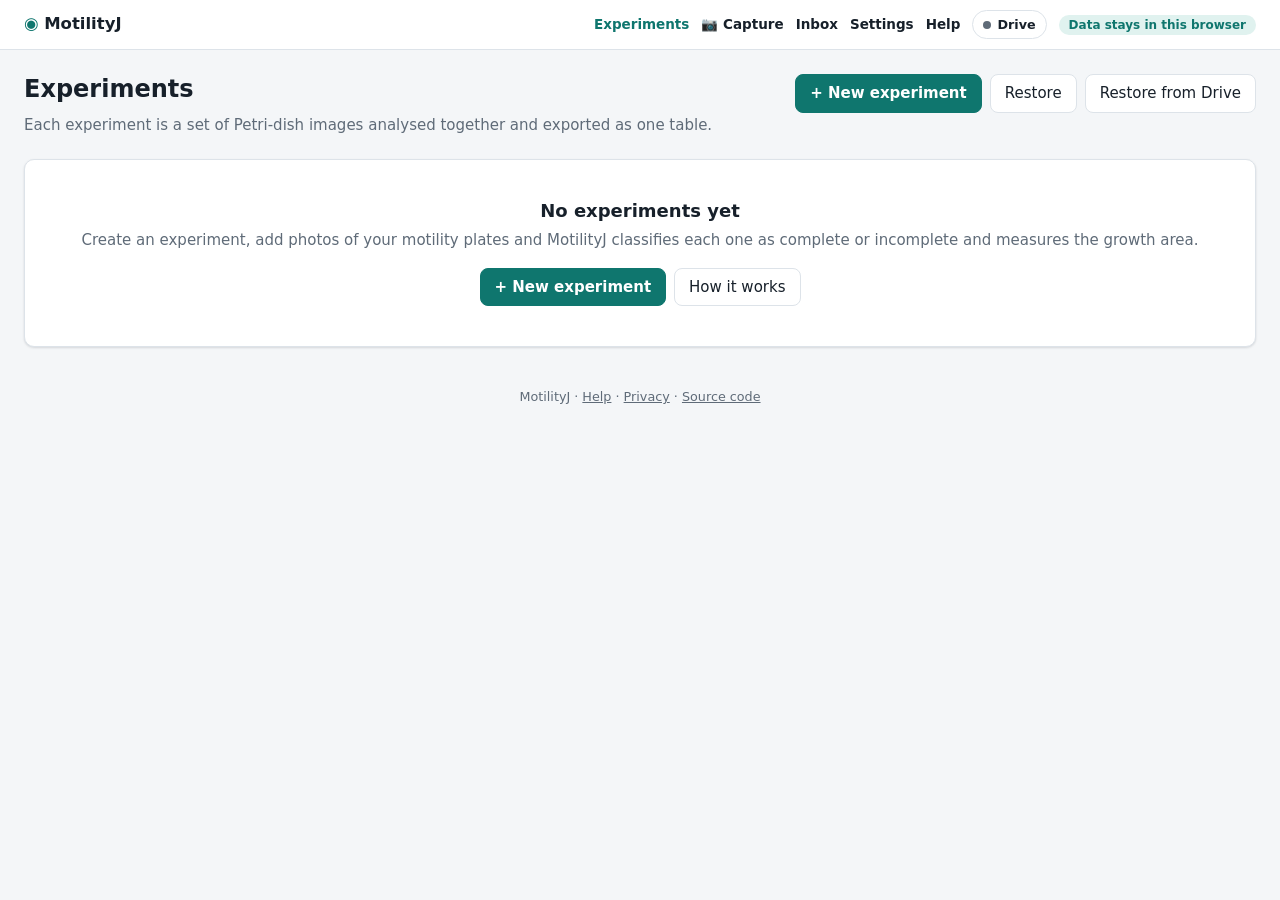
<file: web/index.html>
<!doctype html>
<html lang="en">
  <head>
    <meta charset="utf-8" />
    <meta name="viewport" content="width=device-width, initial-scale=1, viewport-fit=cover" />
    <title>MotilityJ</title>
    <meta name="description" content="Classify bacterial motility in Petri-dish images and measure the growth area, entirely in the browser." />
    <link rel="manifest" href="manifest.webmanifest" />
    <link rel="icon" type="image/png" href="icons/favicon-48.png" />
    <link rel="apple-touch-icon" href="icons/apple-touch-icon.png" />
    <meta name="theme-color" content="#0f766e" />
    <meta name="mobile-web-app-capable" content="yes" />
    <meta name="apple-mobile-web-app-capable" content="yes" />
    <meta name="apple-mobile-web-app-title" content="MotilityJ" />
    <meta name="apple-mobile-web-app-status-bar-style" content="default" />
    <link rel="stylesheet" href="css/styles.css" />
    <script type="module" src="js/app.js"></script>
  </head>
  <body>
    <div id="app">
      <div class="center"><p class="muted">Loading…</p></div>
    </div>
    <noscript><p class="center">MotilityJ needs JavaScript.</p></noscript>
  </body>
</html>
</file>
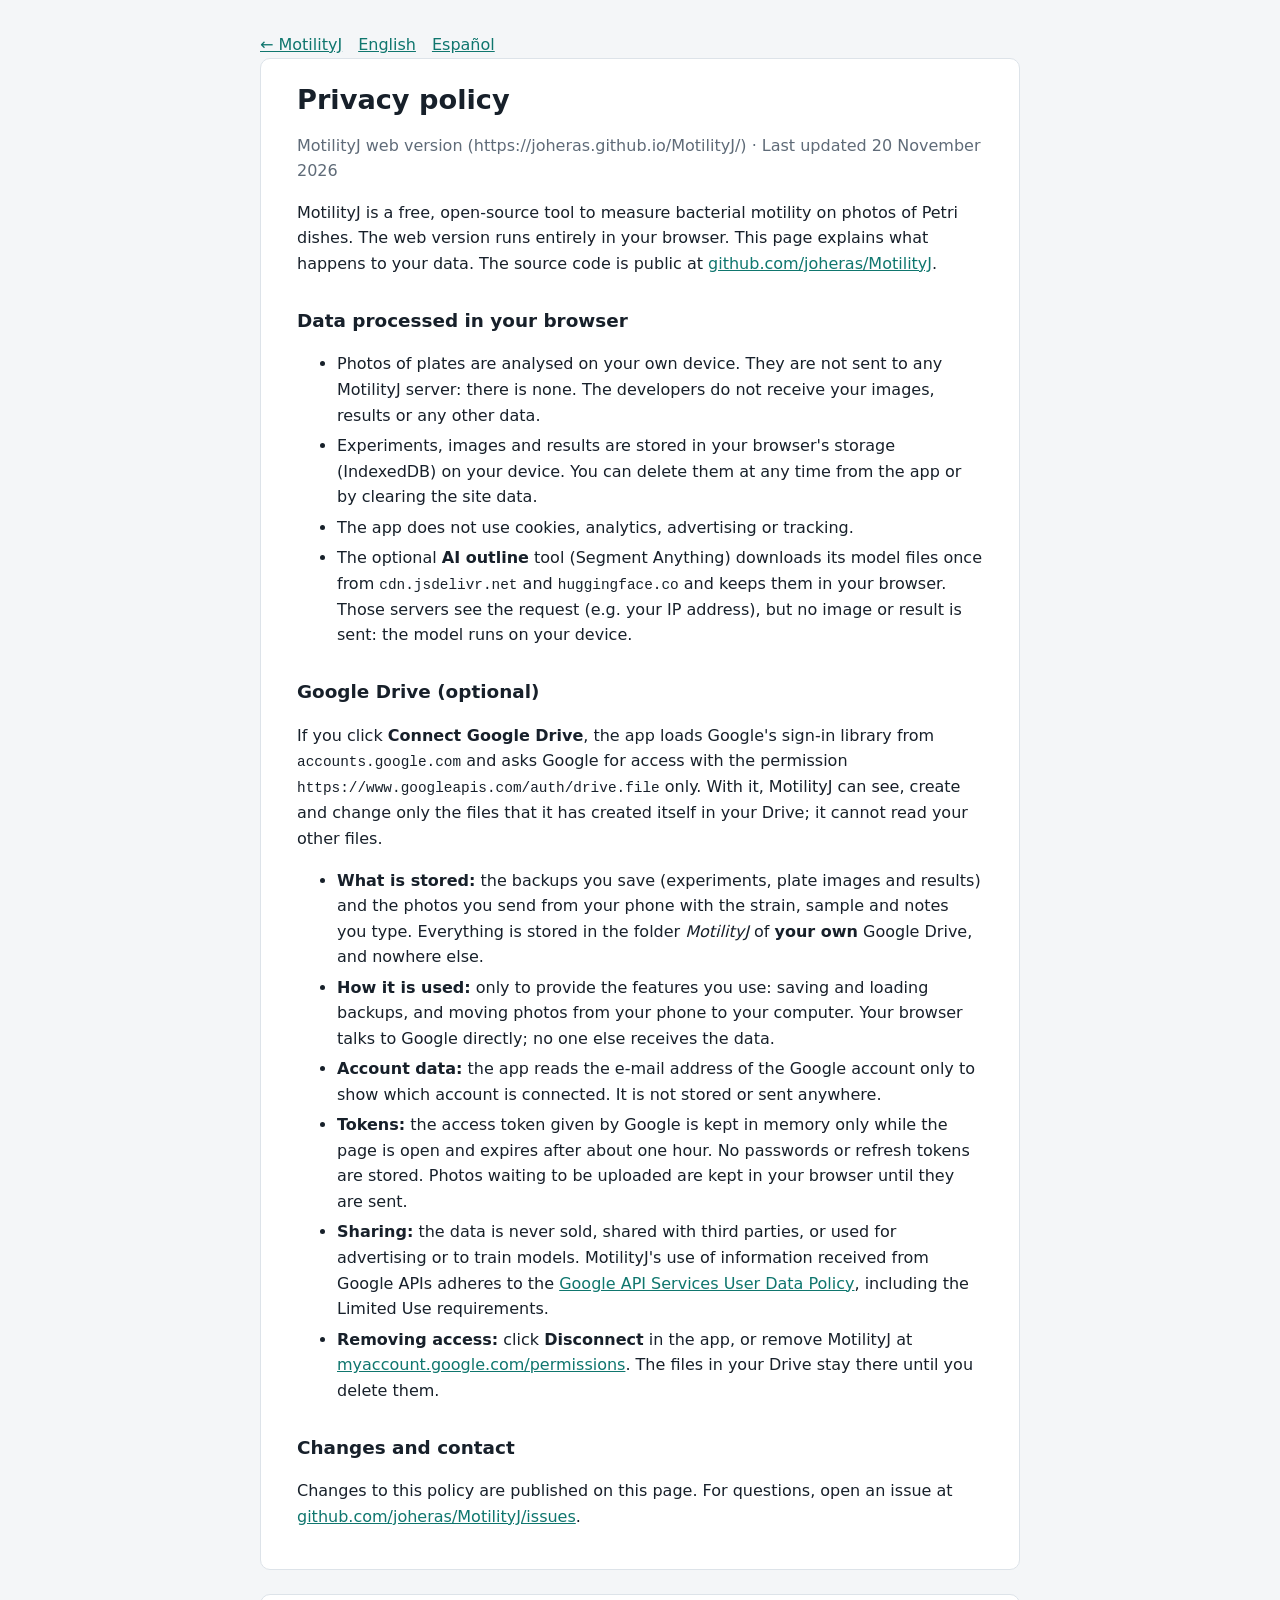
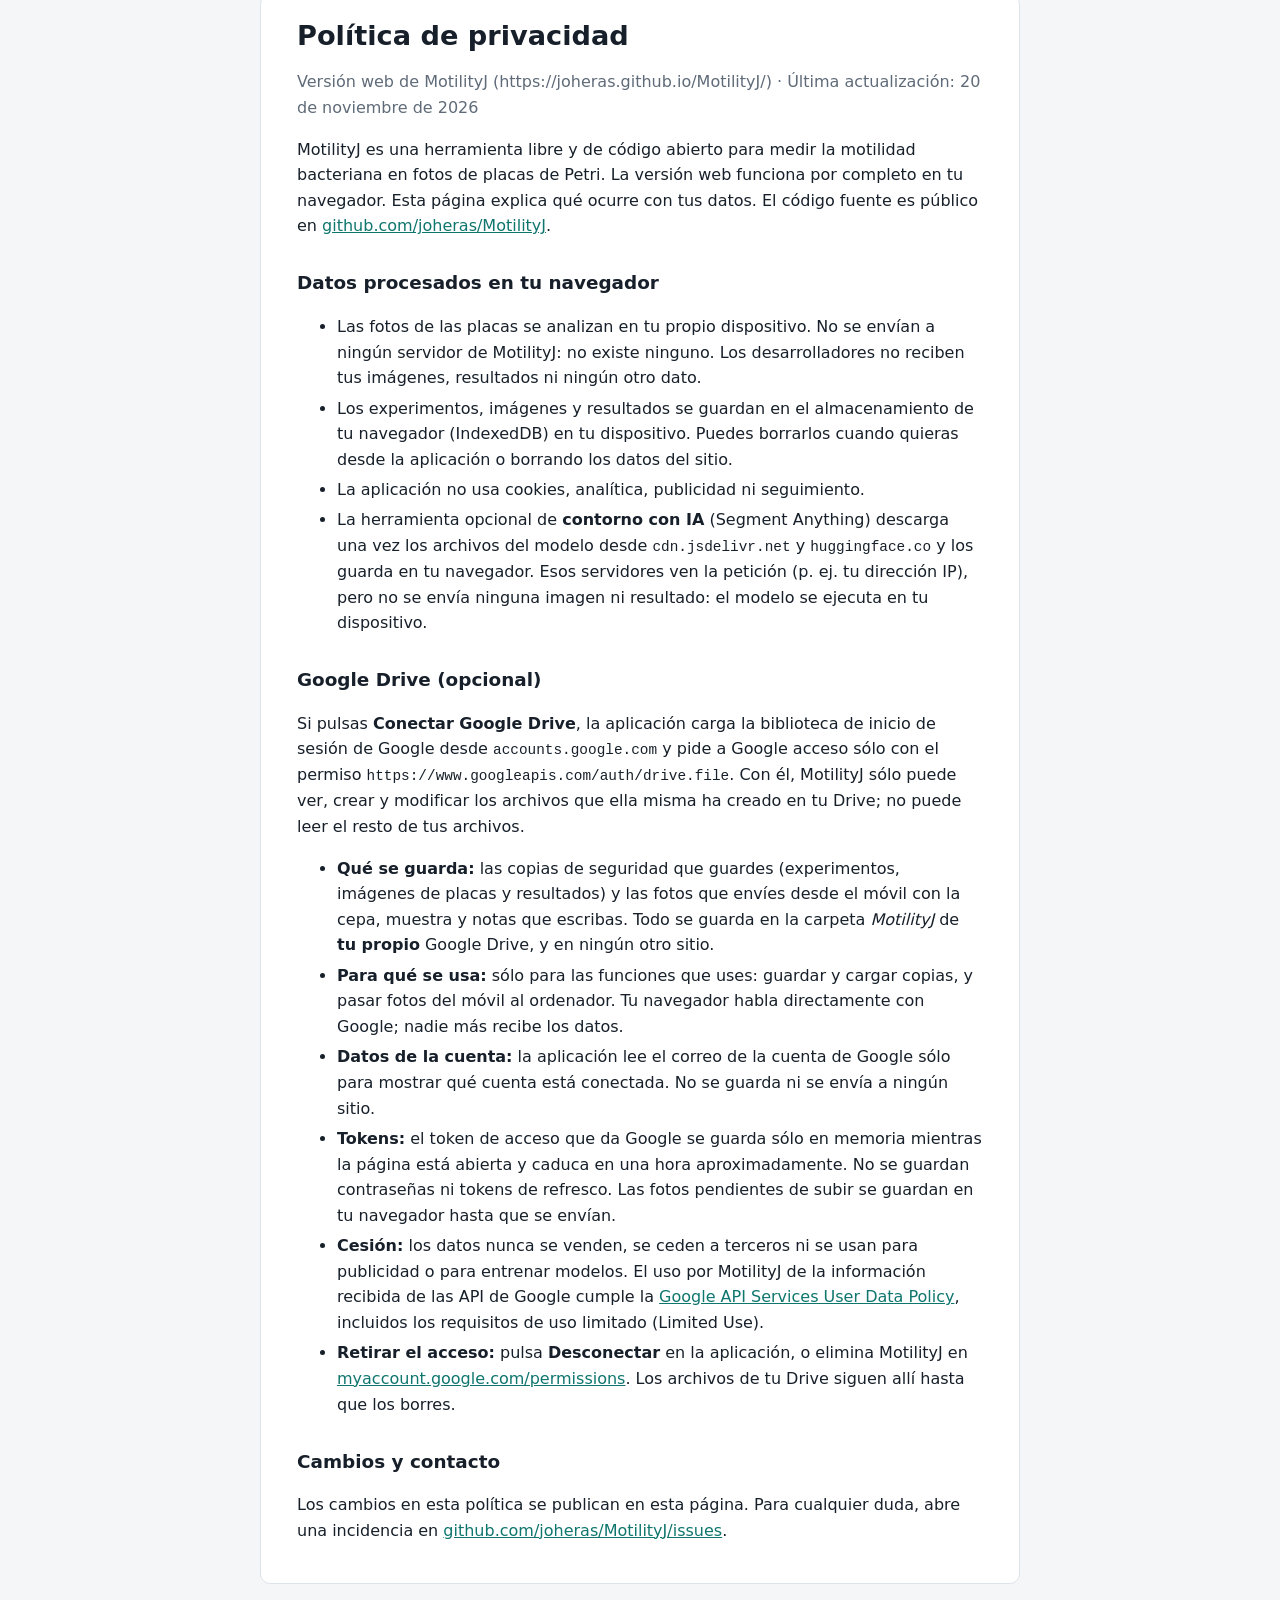
<file: web/privacy.html>
<!doctype html>
<html lang="en">
<head>
  <meta charset="UTF-8" />
  <meta name="viewport" content="width=device-width, initial-scale=1.0" />
  <title>Privacy policy · MotilityJ</title>
  <meta name="description" content="How the web version of MotilityJ handles your data and your Google Drive." />
  <style>
    :root { --bg: #f4f6f8; --surface: #fff; --text: #17202a; --muted: #5f6b78; --border: #dde3e9; --accent: #0f766e; color-scheme: light; }
    @media (prefers-color-scheme: dark) {
      :root { --bg: #0f1419; --surface: #182028; --text: #e6edf3; --muted: #93a1b0; --border: #2d3a46; --accent: #2dd4bf; color-scheme: dark; }
    }
    body { margin: 0; background: var(--bg); color: var(--text); font: 16px/1.6 system-ui, -apple-system, "Segoe UI", Roboto, sans-serif; }
    main { max-width: 760px; margin: 0 auto; padding: 32px 16px 48px; }
    article { background: var(--surface); border: 1px solid var(--border); border-radius: 10px; padding: 24px clamp(16px, 4vw, 36px); margin-bottom: 24px; }
    h1 { font-size: 1.7rem; line-height: 1.25; margin: 0 0 4px; }
    h2 { font-size: 1.15rem; margin: 1.6em 0 0.4em; }
    a { color: var(--accent); }
    .muted { color: var(--muted); }
    li { margin: 0.3em 0; }
    code { font-size: 0.9em; overflow-wrap: anywhere; }
    nav { display: flex; gap: 16px; flex-wrap: wrap; }
  </style>
</head>
<body>
<main>
  <nav><a href="./">← MotilityJ</a><a href="#en">English</a><a href="#es">Español</a></nav>

  <article id="en" lang="en">
    <h1>Privacy policy</h1>
    <p class="muted">MotilityJ web version (https://joheras.github.io/MotilityJ/) · Last updated 20 November 2026</p>

    <p>MotilityJ is a free, open-source tool to measure bacterial motility on photos of Petri dishes. The web version
      runs entirely in your browser. This page explains what happens to your data. The source code is public at
      <a href="https://github.com/joheras/MotilityJ">github.com/joheras/MotilityJ</a>.</p>

    <h2>Data processed in your browser</h2>
    <ul>
      <li>Photos of plates are analysed on your own device. They are not sent to any MotilityJ server: there is
        none. The developers do not receive your images, results or any other data.</li>
      <li>Experiments, images and results are stored in your browser's storage (IndexedDB) on your device. You can
        delete them at any time from the app or by clearing the site data.</li>
      <li>The app does not use cookies, analytics, advertising or tracking.</li>
      <li>The optional <b>AI outline</b> tool (Segment Anything) downloads its model files once from
        <code>cdn.jsdelivr.net</code> and <code>huggingface.co</code> and keeps them in your browser. Those servers see
        the request (e.g. your IP address), but no image or result is sent: the model runs on your device.</li>
    </ul>

    <h2>Google Drive (optional)</h2>
    <p>If you click <b>Connect Google Drive</b>, the app loads Google's sign-in library from
      <code>accounts.google.com</code> and asks Google for access with the permission
      <code>https://www.googleapis.com/auth/drive.file</code> only. With it, MotilityJ can see, create and change
      only the files that it has created itself in your Drive; it cannot read your other files.</p>
    <ul>
      <li><b>What is stored:</b> the backups you save (experiments, plate images and results) and the photos you send
        from your phone with the strain, sample and notes you type. Everything is stored in the folder
        <i>MotilityJ</i> of <b>your own</b> Google Drive, and nowhere else.</li>
      <li><b>How it is used:</b> only to provide the features you use: saving and loading backups, and moving photos
        from your phone to your computer. Your browser talks to Google directly; no one else receives the data.</li>
      <li><b>Account data:</b> the app reads the e-mail address of the Google account only to show which account is
        connected. It is not stored or sent anywhere.</li>
      <li><b>Tokens:</b> the access token given by Google is kept in memory only while the page is open and expires
        after about one hour. No passwords or refresh tokens are stored. Photos waiting to be uploaded are kept in
        your browser until they are sent.</li>
      <li><b>Sharing:</b> the data is never sold, shared with third parties, or used for advertising or to train
        models. MotilityJ's use of information received from Google APIs adheres to the
        <a href="https://developers.google.com/terms/api-services-user-data-policy">Google API Services User Data
        Policy</a>, including the Limited Use requirements.</li>
      <li><b>Removing access:</b> click <b>Disconnect</b> in the app, or remove MotilityJ at
        <a href="https://myaccount.google.com/permissions">myaccount.google.com/permissions</a>. The files in your
        Drive stay there until you delete them.</li>
    </ul>

    <h2>Changes and contact</h2>
    <p>Changes to this policy are published on this page. For questions, open an issue at
      <a href="https://github.com/joheras/MotilityJ/issues">github.com/joheras/MotilityJ/issues</a>.</p>
  </article>

  <article id="es" lang="es">
    <h1>Política de privacidad</h1>
    <p class="muted">Versión web de MotilityJ (https://joheras.github.io/MotilityJ/) · Última actualización: 20 de noviembre de 2026</p>

    <p>MotilityJ es una herramienta libre y de código abierto para medir la motilidad bacteriana en fotos de placas
      de Petri. La versión web funciona por completo en tu navegador. Esta página explica qué ocurre con tus datos.
      El código fuente es público en <a href="https://github.com/joheras/MotilityJ">github.com/joheras/MotilityJ</a>.</p>

    <h2>Datos procesados en tu navegador</h2>
    <ul>
      <li>Las fotos de las placas se analizan en tu propio dispositivo. No se envían a ningún servidor de MotilityJ:
        no existe ninguno. Los desarrolladores no reciben tus imágenes, resultados ni ningún otro dato.</li>
      <li>Los experimentos, imágenes y resultados se guardan en el almacenamiento de tu navegador (IndexedDB) en tu
        dispositivo. Puedes borrarlos cuando quieras desde la aplicación o borrando los datos del sitio.</li>
      <li>La aplicación no usa cookies, analítica, publicidad ni seguimiento.</li>
      <li>La herramienta opcional de <b>contorno con IA</b> (Segment Anything) descarga una vez los archivos del modelo
        desde <code>cdn.jsdelivr.net</code> y <code>huggingface.co</code> y los guarda en tu navegador. Esos servidores
        ven la petición (p. ej. tu dirección IP), pero no se envía ninguna imagen ni resultado: el modelo se ejecuta en
        tu dispositivo.</li>
    </ul>

    <h2>Google Drive (opcional)</h2>
    <p>Si pulsas <b>Conectar Google Drive</b>, la aplicación carga la biblioteca de inicio de sesión de Google desde
      <code>accounts.google.com</code> y pide a Google acceso sólo con el permiso
      <code>https://www.googleapis.com/auth/drive.file</code>. Con él, MotilityJ sólo puede ver, crear y modificar
      los archivos que ella misma ha creado en tu Drive; no puede leer el resto de tus archivos.</p>
    <ul>
      <li><b>Qué se guarda:</b> las copias de seguridad que guardes (experimentos, imágenes de placas y resultados)
        y las fotos que envíes desde el móvil con la cepa, muestra y notas que escribas. Todo se guarda en la
        carpeta <i>MotilityJ</i> de <b>tu propio</b> Google Drive, y en ningún otro sitio.</li>
      <li><b>Para qué se usa:</b> sólo para las funciones que uses: guardar y cargar copias, y pasar fotos del móvil
        al ordenador. Tu navegador habla directamente con Google; nadie más recibe los datos.</li>
      <li><b>Datos de la cuenta:</b> la aplicación lee el correo de la cuenta de Google sólo para mostrar qué cuenta
        está conectada. No se guarda ni se envía a ningún sitio.</li>
      <li><b>Tokens:</b> el token de acceso que da Google se guarda sólo en memoria mientras la página está abierta
        y caduca en una hora aproximadamente. No se guardan contraseñas ni tokens de refresco. Las fotos pendientes
        de subir se guardan en tu navegador hasta que se envían.</li>
      <li><b>Cesión:</b> los datos nunca se venden, se ceden a terceros ni se usan para publicidad o para entrenar
        modelos. El uso por MotilityJ de la información recibida de las API de Google cumple la
        <a href="https://developers.google.com/terms/api-services-user-data-policy">Google API Services User Data
        Policy</a>, incluidos los requisitos de uso limitado (Limited Use).</li>
      <li><b>Retirar el acceso:</b> pulsa <b>Desconectar</b> en la aplicación, o elimina MotilityJ en
        <a href="https://myaccount.google.com/permissions">myaccount.google.com/permissions</a>. Los archivos de tu
        Drive siguen allí hasta que los borres.</li>
    </ul>

    <h2>Cambios y contacto</h2>
    <p>Los cambios en esta política se publican en esta página. Para cualquier duda, abre una incidencia en
      <a href="https://github.com/joheras/MotilityJ/issues">github.com/joheras/MotilityJ/issues</a>.</p>
  </article>
</main>
</body>
</html>
</file>
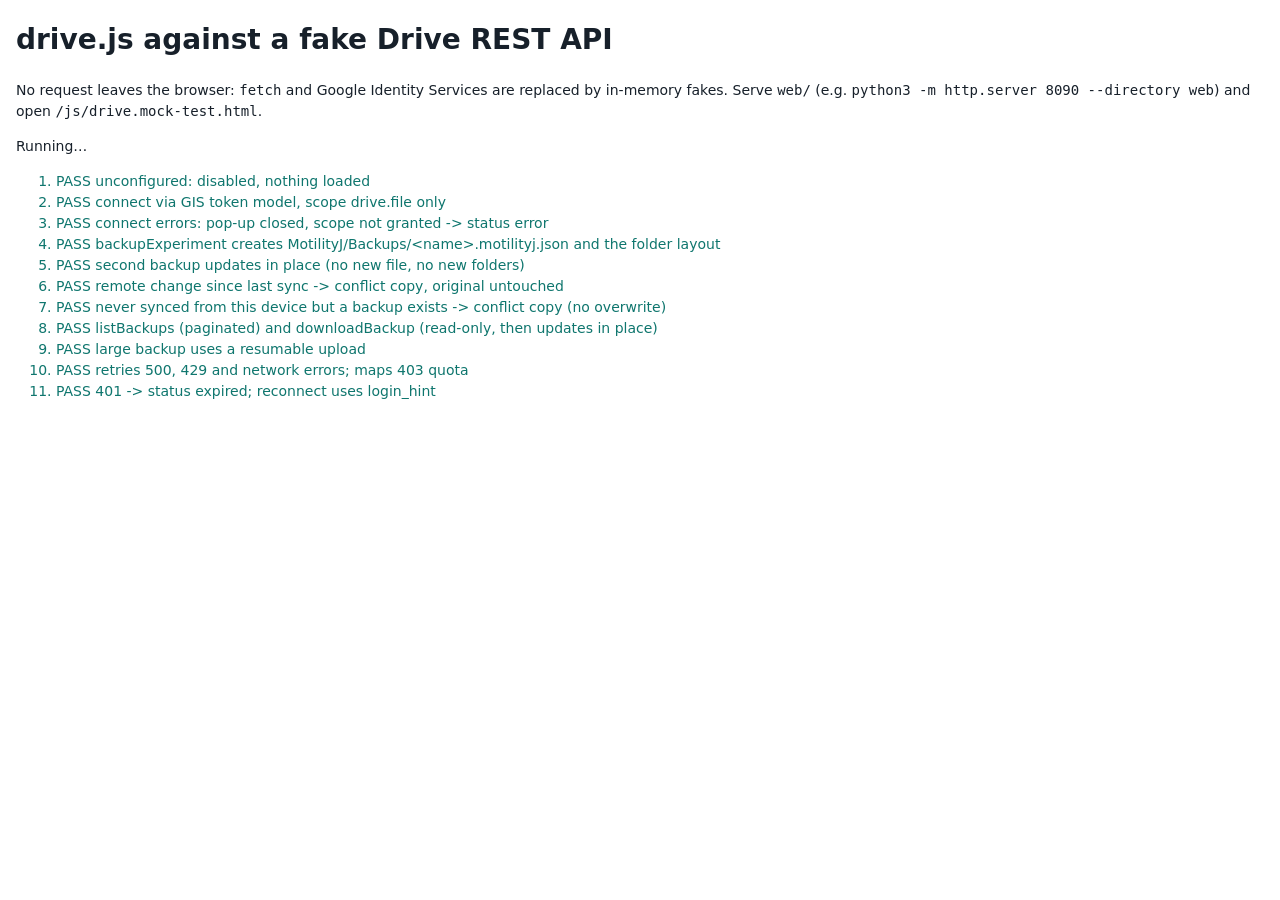
<file: web/js/drive.mock-test.html>
<!doctype html>
<html lang="en">
<head>
  <meta charset="UTF-8" />
  <meta name="viewport" content="width=device-width, initial-scale=1.0" />
  <title>drive.js mock tests</title>
  <style>
    body { font: 14px/1.5 system-ui, sans-serif; margin: 16px; background: #fff; color: #17202a; }
    .pass { color: #0f766e; } .fail { color: #b91c1c; font-weight: 600; }
    pre { white-space: pre-wrap; }
  </style>
</head>
<body>
<h1>drive.js against a fake Drive REST API</h1>
<p>No request leaves the browser: <code>fetch</code> and Google Identity Services are replaced by in-memory fakes.
  Serve <code>web/</code> (e.g. <code>python3 -m http.server 8090 --directory web</code>) and open
  <code>/js/drive.mock-test.html</code>.</p>
<p id="summary">Running…</p>
<ol id="log"></ol>
<script type="module">
import * as drive from "./drive.js";
import { FakeDrive, fakeGis } from "../tools/drive-fake.js";

const DB = "motilityj-drive-queue-test";
const log = document.getElementById("log");
const results = [];
window.__results = results;

// ------------------------------------------------------------------ tiny runner
function assert(cond, msg) { if (!cond) throw new Error(msg || "assertion failed"); }
function eq(a, b, msg) { if (JSON.stringify(a) !== JSON.stringify(b)) throw new Error(`${msg || "not equal"}: ${JSON.stringify(a)} !== ${JSON.stringify(b)}`); }
async function rejects(p, kind, msg) {
  try { await p; } catch (e) { if (kind && e.kind !== kind) throw new Error(`${msg}: expected kind ${kind}, got ${e.kind} (${e.message})`); return e; }
  throw new Error(`${msg}: did not reject`);
}
const wait = (ms) => new Promise((r) => setTimeout(r, ms));
async function until(fn, ms = 3000) {
  const t0 = Date.now();
  while (!(await fn())) { if (Date.now() - t0 > ms) throw new Error("timeout"); await wait(20); }
}
async function test(name, fn) {
  const li = document.createElement("li");
  try { await fn(); li.className = "pass"; li.textContent = `PASS ${name}`; results.push({ name, ok: true }); }
  catch (e) { li.className = "fail"; li.textContent = `FAIL ${name}: ${e.message}`; results.push({ name, ok: false, error: e.message }); console.error(e); }
  log.append(li);
}
function pngBlob(w, h) {
  const c = document.createElement("canvas");
  c.width = w; c.height = h;
  const g = c.getContext("2d");
  g.fillStyle = "#8a6"; g.fillRect(0, 0, w, h); g.fillStyle = "#fff"; g.beginPath(); g.arc(w / 2, h / 2, h / 3, 0, 7); g.fill();
  return new Promise((r) => c.toBlob(r, "image/png"));
}

// ------------------------------------------------------------------ tests
// Start unconfigured whatever js/config.js holds (the deployed app has a client ID).
drive._setTestHooks({ clientId: "", dbName: DB });
const statuses = [];
drive.onStatusChange((s) => statuses.push(s));
let fd, gis, online = true;

await new Promise((r) => { const req = indexedDB.deleteDatabase(DB); req.onsuccess = req.onerror = req.onblocked = r; });
for (const k of Object.keys(localStorage)) if (k.startsWith("motilityj.drive.")) localStorage.removeItem(k);

await test("unconfigured: disabled, nothing loaded", async () => {
  eq(drive.isConfigured(), false, "isConfigured");
  eq(drive.getStatus(), "disabled", "status");
  eq(statuses, ["disabled"], "onStatusChange called immediately");
  eq(drive.isConnected(), false, "isConnected");
  await rejects(drive.connect(), "config", "connect");
  await rejects(drive.uploadCapture(new Blob(["x"]), {}), "config", "uploadCapture");
  assert(!document.querySelector('script[src*="accounts.google.com"]'), "GIS script must not be loaded");
  const dbs = (await indexedDB.databases?.()) ?? [];
  assert(!dbs.some((d) => d.name === "motilityj-drive-queue"), "queue database must not be created");
});

await test("connect via GIS token model, scope drive.file only", async () => {
  fd = new FakeDrive();
  gis = fakeGis(fd);
  drive._setTestHooks({ clientId: "test-client.apps.googleusercontent.com", fetch: fd.fetch, gis, isOnline: () => online, sleep: () => Promise.resolve(), dbName: DB, device: "Lab PC" });
  eq(drive.getStatus(), "disconnected", "status before");
  await drive.connect();
  eq(drive.getStatus(), "connected", "status");
  assert(drive.isConnected(), "isConnected");
  eq(drive.getAccountEmail(), "lab@example.org", "email");
  eq(gis.calls[0].cfg.scope, "https://www.googleapis.com/auth/drive.file", "scope");
  eq(gis.calls[0].cfg.client_id, "test-client.apps.googleusercontent.com", "client id");
  eq(fd.files.size, 0, "connecting creates nothing in Drive");
});

await test("connect errors: pop-up closed, scope not granted -> status error", async () => {
  await drive.disconnect();
  gis.next = { error_type: "popup_closed" };
  const e = await rejects(drive.connect(), "auth", "popup closed");
  assert(/closed/.test(e.message), e.message);
  eq(drive.getStatus(), "error", "status after popup closed");
  gis.next = { expires_in: 3600, denyScope: true };
  await rejects(drive.connect(), "permission", "scope denied");
  gis.next = { expires_in: 3600 };
  await drive.connect();
  eq(drive.getStatus(), "connected", "reconnected");
  eq(gis.calls.at(-1).opts.login_hint, undefined, "no hint after disconnect");
});

let exp = { uid: "exp-1", name: "Strain A / day 1", plates: [{ area: 12.5 }] };
let firstId;
await test("backupExperiment creates MotilityJ/Backups/<name>.motilityj.json and the folder layout", async () => {
  const r = await drive.backupExperiment(exp);
  eq(r.conflict, false, "conflict");
  eq(r.name, "Strain A day 1.motilityj.json", "file name");
  firstId = r.fileId;
  const root = fd.byName("MotilityJ")[0], backups = fd.byName("Backups")[0], inbox = fd.byName("Inbox")[0], processed = fd.byName("Processed")[0];
  eq(root.parents, ["root"], "MotilityJ in My Drive");
  eq(backups.parents, [root.id], "Backups");
  eq(inbox.parents, [root.id], "Inbox");
  eq(processed.parents, [inbox.id], "Inbox/Processed");
  const f = fd.files.get(firstId);
  eq(f.parents, [backups.id], "file in Backups");
  eq(JSON.parse(fd.text(f)), exp, "content");
  eq(f.appProperties.uid, "exp-1", "uid appProperty");
});

await test("second backup updates in place (no new file, no new folders)", async () => {
  const n = fd.files.size;
  exp = { ...exp, plates: [...exp.plates, { area: 30 }] };
  const r = await drive.backupExperiment(exp);
  eq(r.fileId, firstId, "same file");
  eq(r.conflict, false, "conflict");
  eq(fd.files.size, n, "file count");
  eq(fd.files.get(firstId).version, "2", "version bumped");
  eq(JSON.parse(fd.text(fd.files.get(firstId))).plates.length, 2, "content updated");
  assert(fd.requests.some((q) => q.method === "PATCH" && q.url.includes("/upload/drive/v3/files/" + firstId) && q.url.includes("uploadType=multipart")), "multipart PATCH");
});

await test("remote change since last sync -> conflict copy, original untouched", async () => {
  const f = fd.files.get(firstId);
  f.version = "7"; f.content = new TextEncoder().encode('{"uid":"exp-1","from":"other"}');
  const r = await drive.backupExperiment(exp);
  eq(r.conflict, true, "conflict");
  assert(r.fileId !== firstId, "new file");
  assert(/^Strain A day 1 \(conflict, Lab PC \d{4}-\d\d-\d\d \d\dh\d\d\)\.motilityj\.json$/.test(r.name), r.name);
  eq(fd.text(fd.files.get(firstId)), '{"uid":"exp-1","from":"other"}', "original untouched");
  const again = await drive.backupExperiment(exp);
  eq(again.fileId, r.fileId, "later saves update the conflict copy in place");
  eq(again.conflict, false, "no second conflict");
});

await test("never synced from this device but a backup exists -> conflict copy (no overwrite)", async () => {
  localStorage.removeItem("motilityj.drive.sync.exp-1");
  const before = fd.files.get(firstId).version;
  const r = await drive.backupExperiment(exp);
  eq(r.conflict, true, "conflict");
  eq(fd.files.get(firstId).version, before, "original untouched");
});

await test("listBackups (paginated) and downloadBackup (read-only, then updates in place)", async () => {
  await drive.backupExperiment({ uid: "exp-2", name: "Second" });
  const list = await drive.listBackups();
  eq(list.length, 4, "4 backups across pages");
  assert(list.every((b) => b.id && b.name.endsWith(".motilityj.json") && b.modifiedTime), "shape");
  const n = fd.files.size;
  const mutations = fd.requests.filter((q) => q.method !== "GET").length;
  const data = await drive.downloadBackup(firstId);
  eq(data.from, "other", "content");
  eq(fd.files.size, n, "load writes nothing");
  eq(fd.requests.filter((q) => q.method !== "GET").length, mutations, "no mutating requests on load");
  const r = await drive.backupExperiment({ ...data, name: "Strain A / day 1" });
  eq([r.fileId, r.conflict], [firstId, false], "after loading, save updates the loaded file");
});

await test("large backup uses a resumable upload", async () => {
  const big = { uid: "exp-big", name: "Big", image: "x".repeat(6 * 1024 * 1024) };
  const r = await drive.backupExperiment(big);
  assert(fd.requests.some((q) => q.url.includes("uploadType=resumable")), "resumable start");
  eq(fd.files.get(r.fileId).content.length, JSON.stringify(big).length, "full content");
});

await test("retries 500, 429 and network errors; maps 403 quota", async () => {
  fd.failures.push({ status: 500 }, { status: 429 }, { network: true });
  eq((await drive.listBackups()).length, 5, "succeeds after retries");
  fd.failures.push({ status: 403, body: { error: { message: "full", errors: [{ reason: "storageQuotaExceeded" }] } } });
  await rejects(drive.backupExperiment({ uid: "q", name: "q" }), "quota", "quota");
  fd.failures.push({ status: 503 }, { status: 503 }, { status: 503 }, { status: 503 });
  await rejects(drive.listBackups(), "other", "gives up after 4 attempts");
});

await test("401 -> status expired; reconnect uses login_hint", async () => {
  fd.token = "revoked-elsewhere";
  await rejects(drive.listBackups(), "auth", "401");
  eq(drive.getStatus(), "expired", "status");
  eq(drive.isConnected(), false, "isConnected");
  await rejects(drive.listBackups(), "auth", "no token afterwards");
  await drive.connect();
  eq(drive.getStatus(), "connected", "reconnected");
  eq(gis.calls.at(-1).opts, { prompt: "", login_hint: "lab@example.org" }, "silent reconnect hint");
});

await test("token expiry timer flips status to expired (~1 h token, 60 s margin)", async () => {
  await drive.disconnect();
  gis.next = { expires_in: 61 };
  await drive.connect();
  eq(drive.getStatus(), "connected", "connected");
  await until(() => drive.getStatus() === "expired", 2500);
  await rejects(drive.listBackups(), "auth", "expired token");
  gis.next = { expires_in: 3600 };
  await drive.connect();
});

await test("deleted Backups folder is recreated", async () => {
  fd.byName("Backups")[0].trashed = true;
  const r = await drive.backupExperiment({ uid: "exp-3", name: "Third" });
  const live = fd.byName("Backups").filter((f) => !f.trashed);
  eq(live.length, 1, "new Backups folder");
  eq(fd.files.get(r.fileId).parents, [live[0].id], "saved into it");
});

let captureId;
await test("uploadCapture offline: downscaled JPEG queued in IndexedDB, sent on 'online'", async () => {
  online = false;
  const before = fd.requests.length;
  await drive.uploadCapture(await pngBlob(4000, 3000), { strain: "PA14", sample: "S-12", notes: "37 °C" });
  const q = await drive.queuedCaptures();
  eq(q.length, 1, "queued");
  captureId = q[0].id;
  eq([q[0].sidecar.width, q[0].sidecar.height], [3000, 2250], "downscaled to 3000 px");
  assert(q[0].sidecar.thumbnail.startsWith("data:image/jpeg"), "thumbnail");
  await wait(50);
  eq(fd.requests.length, before, "no request while offline");
  const dbs = (await indexedDB.databases?.()) ?? [{ name: DB }];
  assert(dbs.some((d) => d.name === DB), "own IndexedDB database");
  online = true;
  window.dispatchEvent(new Event("online"));
  await until(async () => (await drive.queuedCaptures()).length === 0);
  const inbox = fd.byName("Inbox")[0];
  const parts = [...fd.files.values()].filter((f) => f.appProperties.capture === captureId);
  eq(parts.map((f) => f.appProperties.role).sort(), ["image", "meta"], "photo + sidecar");
  assert(parts.every((f) => f.parents[0] === inbox.id), "in Inbox");
  const img = parts.find((f) => f.appProperties.role === "image"), meta = parts.find((f) => f.appProperties.role === "meta");
  eq([img.content[0], img.content[1]], [0xff, 0xd8], "JPEG bytes");
  assert(img.createdTime < meta.createdTime, "sidecar uploaded last");
  assert(/^\d{4}-\d\d-\d\d \d{6} PA14 S-12 [0-9a-f]{8}\.jpg$/.test(img.name), img.name);
  const side = JSON.parse(fd.text(meta));
  eq([side.format, side.image, side.strain, side.device], ["motilityj-capture", img.id, "PA14", "Lab PC"], "sidecar");
});

await test("interrupted capture: error kept in queue, retry reuses the uploaded photo", async () => {
  // Fail the sidecar (second upload of this capture) once.
  let uploads = 0;
  fd.failures.push({ status: 400, body: { error: { message: "boom" } }, when: (m, u) => m === "POST" && u.pathname === "/upload/drive/v3/files" && ++uploads === 2 });
  await drive.uploadCapture(await pngBlob(800, 600), { strain: "WT" });
  await until(async () => (await drive.queuedCaptures())[0]?.status === "error");
  const [item] = await drive.queuedCaptures();
  eq([item.attempts, /boom/.test(item.error)], [1, true], "error recorded");
  const id = item.id;
  await drive.processQueue();
  eq((await drive.queuedCaptures()).length, 0, "sent on retry");
  const parts = [...fd.files.values()].filter((f) => f.appProperties.capture === id);
  eq(parts.map((f) => f.appProperties.role).sort(), ["image", "meta"], "one photo, one sidecar");
});

await test("auth failure keeps the capture pending; reconnect sends it", async () => {
  fd.token = "bad";
  await drive.uploadCapture(await pngBlob(300, 200), { strain: "X" });
  await until(() => drive.getStatus() === "expired");
  await until(async () => (await drive.queuedCaptures())[0]?.status === "pending");
  await drive.connect();
  await until(async () => (await drive.queuedCaptures()).length === 0);
});

await test("listInbox, downloadFile, markProcessed", async () => {
  const items = await drive.listInbox();
  eq(items.length, 3, "3 complete captures");
  const it = items.find((i) => i.sidecar.id === captureId);
  assert(it && it.name.endsWith(".jpg") && it.thumbnailLink && it.sidecarId, JSON.stringify(it && { ...it, sidecar: 0 }));
  eq(it.sidecar.sample, "S-12", "sidecar fields");
  const blob = await drive.downloadFile(it.id);
  eq([...new Uint8Array(await blob.slice(0, 2).arrayBuffer())], [0xff, 0xd8], "photo bytes");
  // An image without its sidecar (upload in progress) is not listed.
  fd.add({ name: "partial.jpg", mimeType: "image/jpeg", parents: [fd.byName("Inbox")[0].id], appProperties: { capture: "zzz", role: "image" } });
  eq((await drive.listInbox()).length, 3, "incomplete capture hidden");
  await drive.markProcessed(it);
  const processed = fd.byName("Processed")[0].id;
  eq([fd.files.get(it.id).parents, fd.files.get(it.sidecarId).parents], [[processed], [processed]], "moved to Processed");
  eq((await drive.listInbox()).length, 2, "gone from inbox");
});

await test("offline request -> DriveError offline; removeQueuedCapture", async () => {
  online = false;
  await rejects(drive.listBackups(), "offline", "offline");
  await drive.uploadCapture(await pngBlob(10, 10), {});
  const [q] = await drive.queuedCaptures();
  let changed = 0;
  const off = drive.onQueueChange(() => changed++);
  await drive.removeQueuedCapture(q.id);
  off();
  eq([(await drive.queuedCaptures()).length, changed], [0, 1], "removed");
  online = true;
});

await test("disconnect revokes the token; only googleapis.com was contacted", async () => {
  const t = fd.token;
  await drive.disconnect();
  eq(drive.getStatus(), "disconnected", "status");
  assert(gis.revoked.includes(t), "revoked");
  assert(fd.requests.every((q) => new URL(q.url).hostname === "www.googleapis.com"), "hosts");
  assert(statuses.includes("expired") && statuses.includes("error"), "status events emitted");
});

const failed = results.filter((r) => !r.ok);
const summary = document.getElementById("summary");
summary.textContent = failed.length ? `${failed.length} of ${results.length} FAILED` : `All ${results.length} tests passed`;
summary.className = failed.length ? "fail" : "pass";
window.__done = true;
</script>
</body>
</html>
</file>
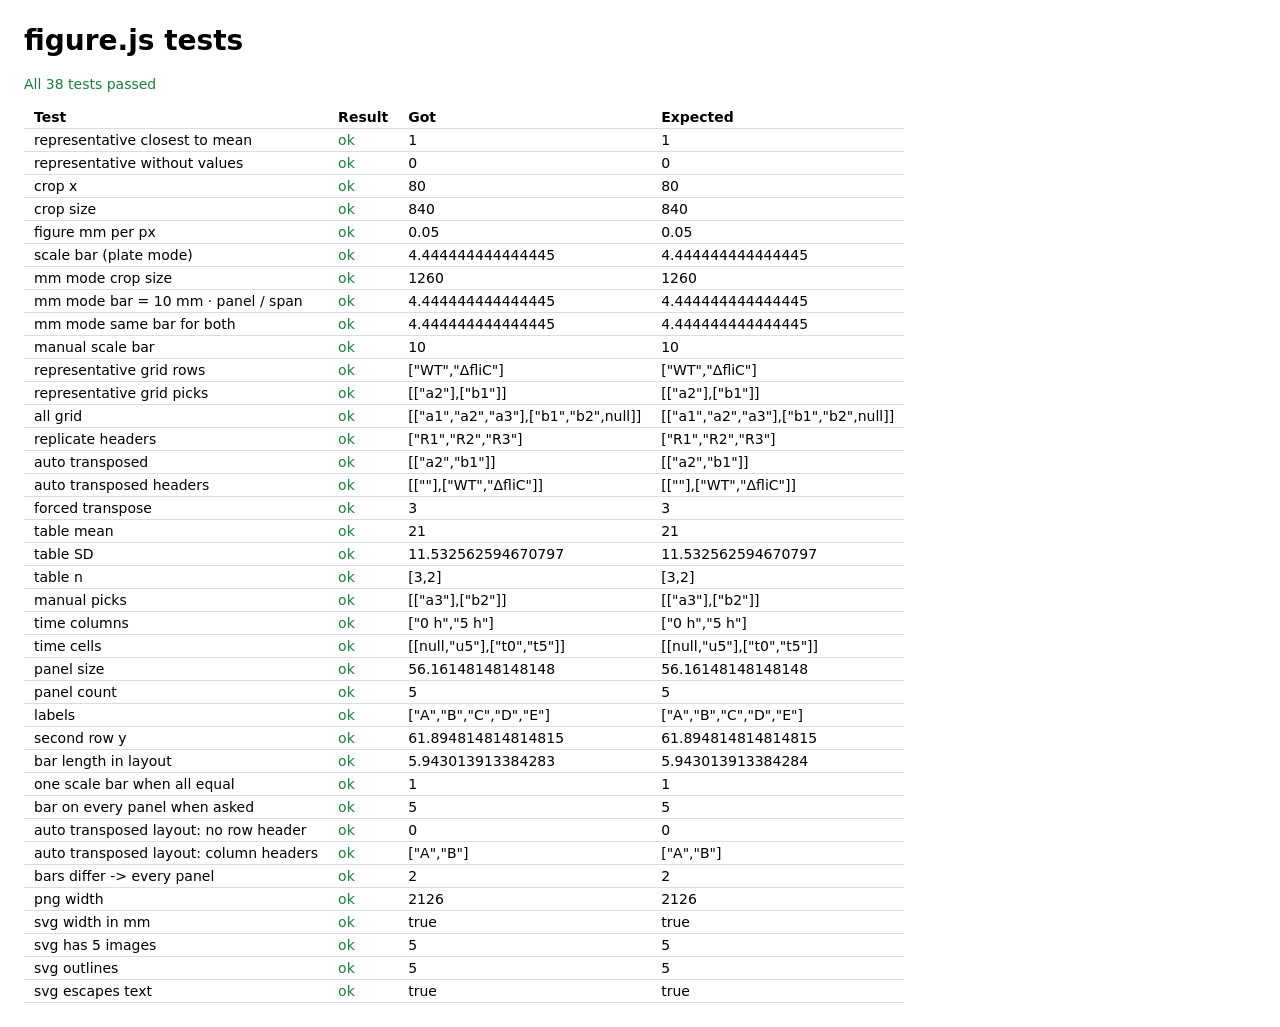
<file: web/js/figure.test.html>
<!doctype html>
<html lang="en">
<head>
<meta charset="utf-8">
<meta name="viewport" content="width=device-width, initial-scale=1">
<title>figure.js tests</title>
<style>
  body { font: 14px system-ui, sans-serif; margin: 24px; }
  table { border-collapse: collapse; }
  td, th { padding: 3px 10px; border-bottom: 1px solid #ddd; text-align: left; }
  .ok { color: #1b7f3b; } .fail { color: #b3261e; font-weight: 600; }
</style>
</head>
<body>
<h1>figure.js tests</h1>
<p id="summary">Running…</p>
<table><thead><tr><th>Test</th><th>Result</th><th>Got</th><th>Expected</th></tr></thead><tbody id="rows"></tbody></table>
<script type="module">
import { runTests } from "./figure.test.js";
const { passed, failed, results } = runTests();
const summary = document.getElementById("summary");
summary.textContent = failed ? `${failed} of ${passed + failed} tests failed` : `All ${passed} tests passed`;
summary.className = failed ? "fail" : "ok";
document.getElementById("rows").innerHTML = results.map((r) =>
  `<tr><td>${r.name}</td><td class="${r.ok ? "ok" : "fail"}">${r.ok ? "ok" : "FAIL"}</td><td>${r.got}</td><td>${r.want}</td></tr>`).join("");
</script>
</body>
</html>
</file>
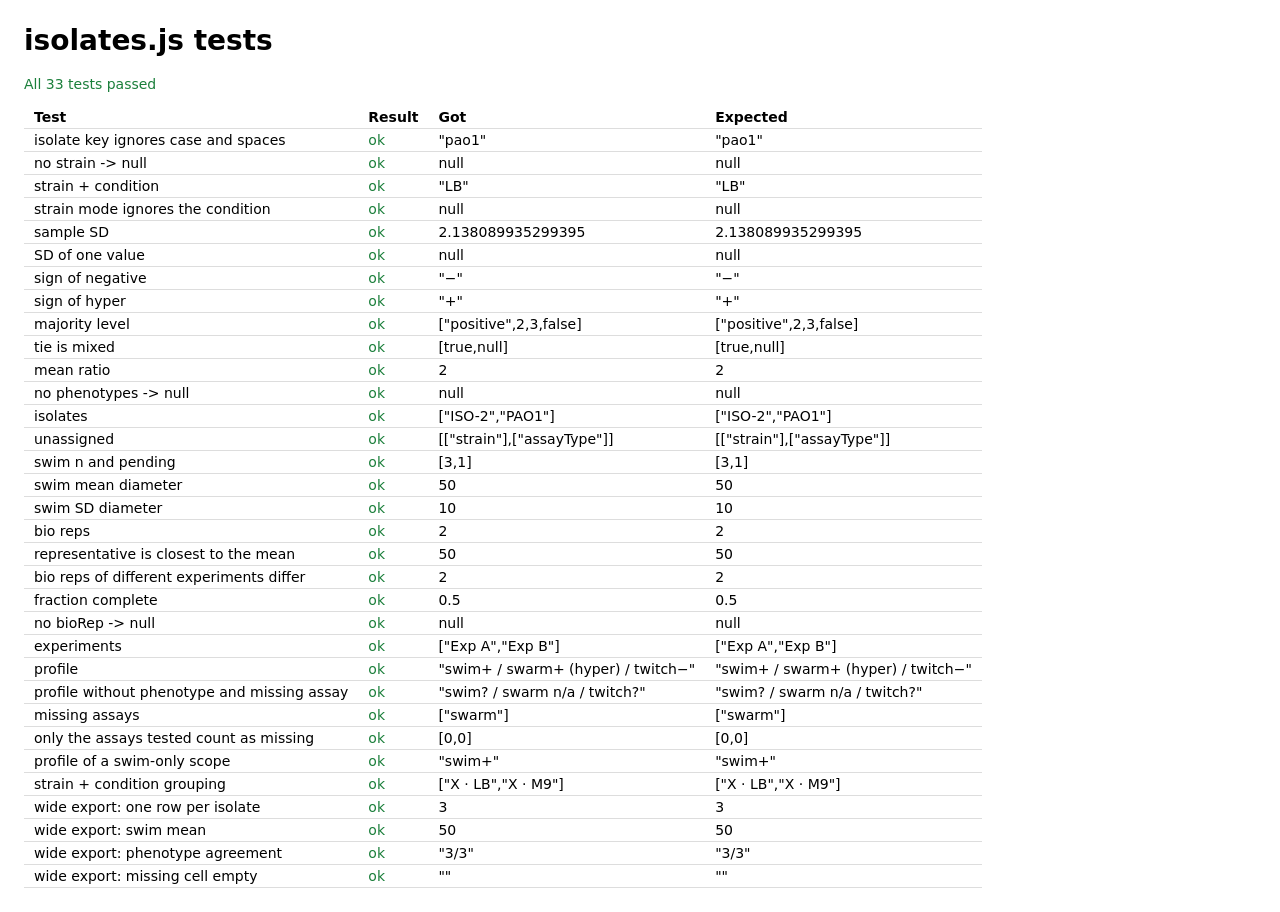
<file: web/js/isolates.test.html>
<!doctype html>
<html lang="en">
<head>
<meta charset="utf-8">
<meta name="viewport" content="width=device-width, initial-scale=1">
<title>isolates.js tests</title>
<style>
  body { font: 14px system-ui, sans-serif; margin: 24px; }
  table { border-collapse: collapse; }
  td, th { padding: 3px 10px; border-bottom: 1px solid #ddd; text-align: left; }
  .ok { color: #1b7f3b; } .fail { color: #b3261e; font-weight: 600; }
</style>
</head>
<body>
<h1>isolates.js tests</h1>
<p id="summary">Running…</p>
<table><thead><tr><th>Test</th><th>Result</th><th>Got</th><th>Expected</th></tr></thead><tbody id="rows"></tbody></table>
<script type="module">
import { runTests } from "./isolates.test.js";
const { passed, failed, results } = runTests();
const summary = document.getElementById("summary");
summary.textContent = failed ? `${failed} of ${passed + failed} tests failed` : `All ${passed} tests passed`;
summary.className = failed ? "fail" : "ok";
document.getElementById("rows").innerHTML = results.map((r) =>
  `<tr><td>${r.name}</td><td class="${r.ok ? "ok" : "fail"}">${r.ok ? "ok" : "FAIL"}</td><td>${r.got}</td><td>${r.want}</td></tr>`).join("");
</script>
</body>
</html>
</file>
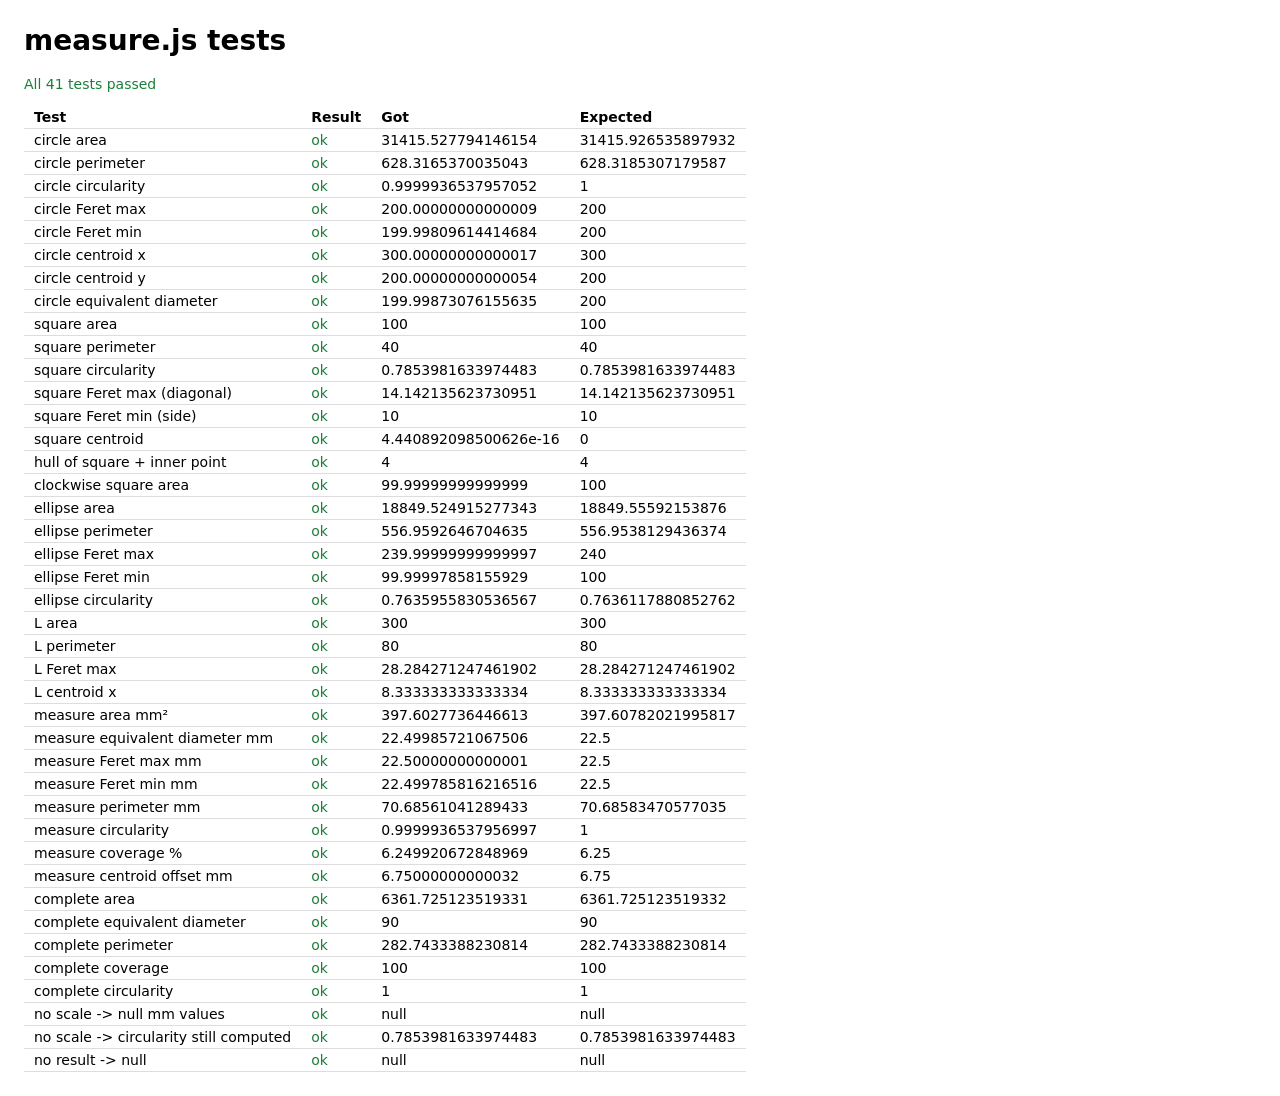
<file: web/js/measure.test.html>
<!doctype html>
<html lang="en">
<head>
<meta charset="utf-8">
<meta name="viewport" content="width=device-width, initial-scale=1">
<title>measure.js tests</title>
<style>
  body { font: 14px system-ui, sans-serif; margin: 24px; }
  table { border-collapse: collapse; }
  td, th { padding: 3px 10px; border-bottom: 1px solid #ddd; text-align: left; }
  .ok { color: #1b7f3b; } .fail { color: #b3261e; font-weight: 600; }
</style>
</head>
<body>
<h1>measure.js tests</h1>
<p id="summary">Running…</p>
<table><thead><tr><th>Test</th><th>Result</th><th>Got</th><th>Expected</th></tr></thead><tbody id="rows"></tbody></table>
<script type="module">
import { runTests } from "./measure.test.js";
const { passed, failed, results } = runTests();
const summary = document.getElementById("summary");
summary.textContent = failed ? `${failed} of ${passed + failed} tests failed` : `All ${passed} tests passed`;
summary.className = failed ? "fail" : "ok";
document.getElementById("rows").innerHTML = results.map((r) =>
  `<tr><td>${r.name}</td><td class="${r.ok ? "ok" : "fail"}">${r.ok ? "ok" : "FAIL"}</td><td>${r.got}</td><td>${r.want}</td></tr>`).join("");
</script>
</body>
</html>
</file>
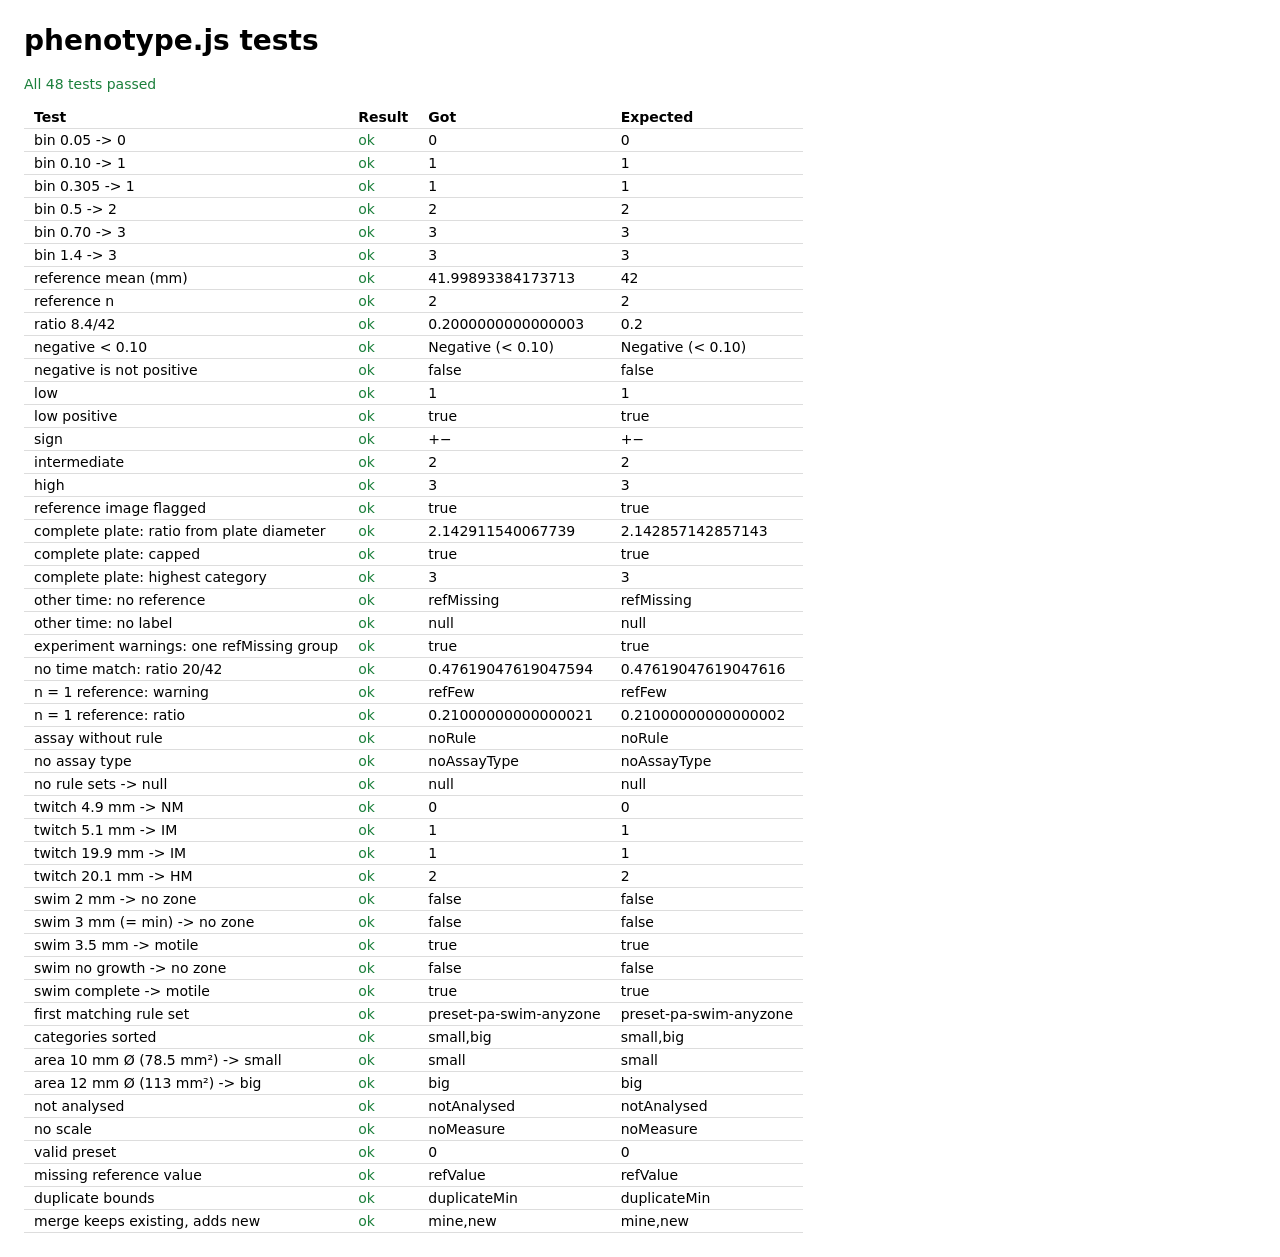
<file: web/js/phenotype.test.html>
<!doctype html>
<html lang="en">
<head>
<meta charset="utf-8">
<meta name="viewport" content="width=device-width, initial-scale=1">
<title>phenotype.js tests</title>
<style>
  body { font: 14px system-ui, sans-serif; margin: 24px; }
  table { border-collapse: collapse; }
  td, th { padding: 3px 10px; border-bottom: 1px solid #ddd; text-align: left; }
  .ok { color: #1b7f3b; } .fail { color: #b3261e; font-weight: 600; }
</style>
</head>
<body>
<h1>phenotype.js tests</h1>
<p id="summary">Running…</p>
<table><thead><tr><th>Test</th><th>Result</th><th>Got</th><th>Expected</th></tr></thead><tbody id="rows"></tbody></table>
<script type="module">
import { runTests } from "./phenotype.test.js";
const { passed, failed, results } = runTests();
const summary = document.getElementById("summary");
summary.textContent = failed ? `${failed} of ${passed + failed} tests failed` : `All ${passed} tests passed`;
summary.className = failed ? "fail" : "ok";
document.getElementById("rows").innerHTML = results.map((r) =>
  `<tr><td>${r.name}</td><td class="${r.ok ? "ok" : "fail"}">${r.ok ? "ok" : "FAIL"}</td><td>${r.got}</td><td>${r.want}</td></tr>`).join("");
</script>
</body>
</html>
</file>
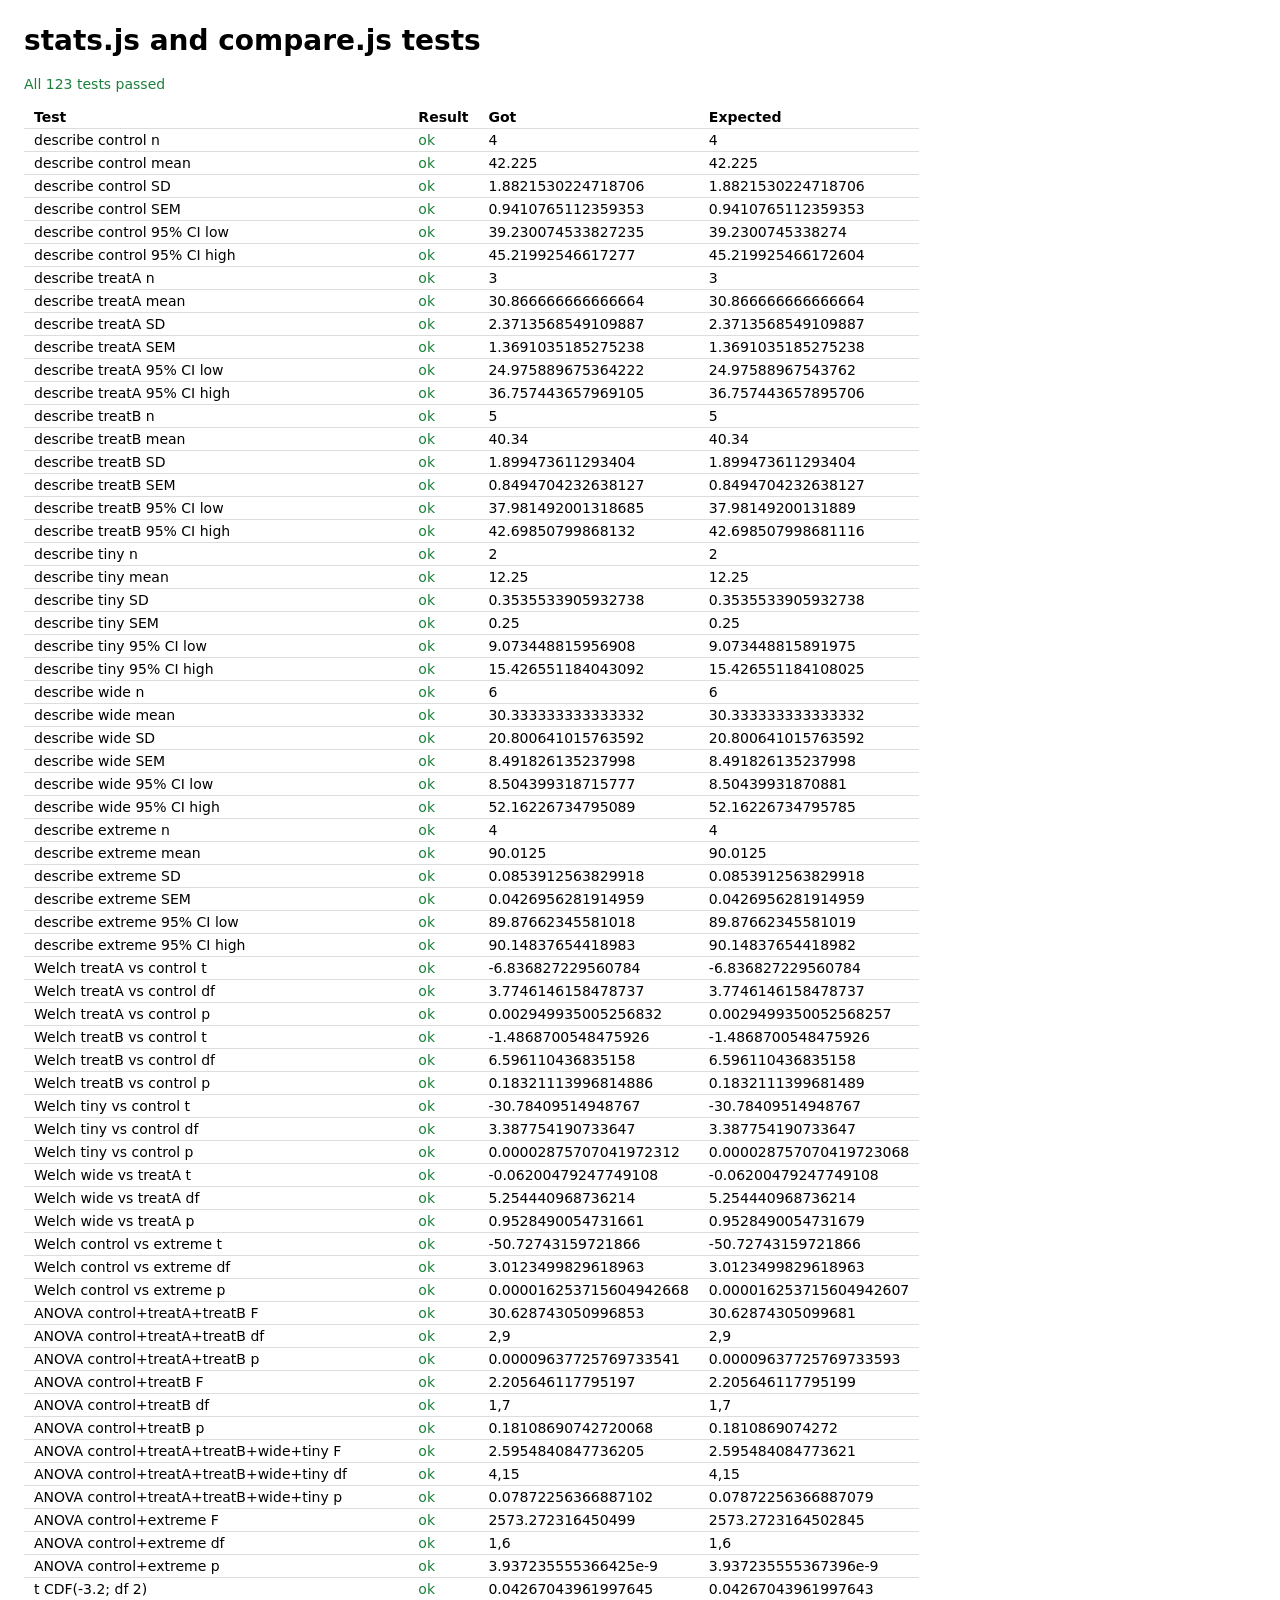
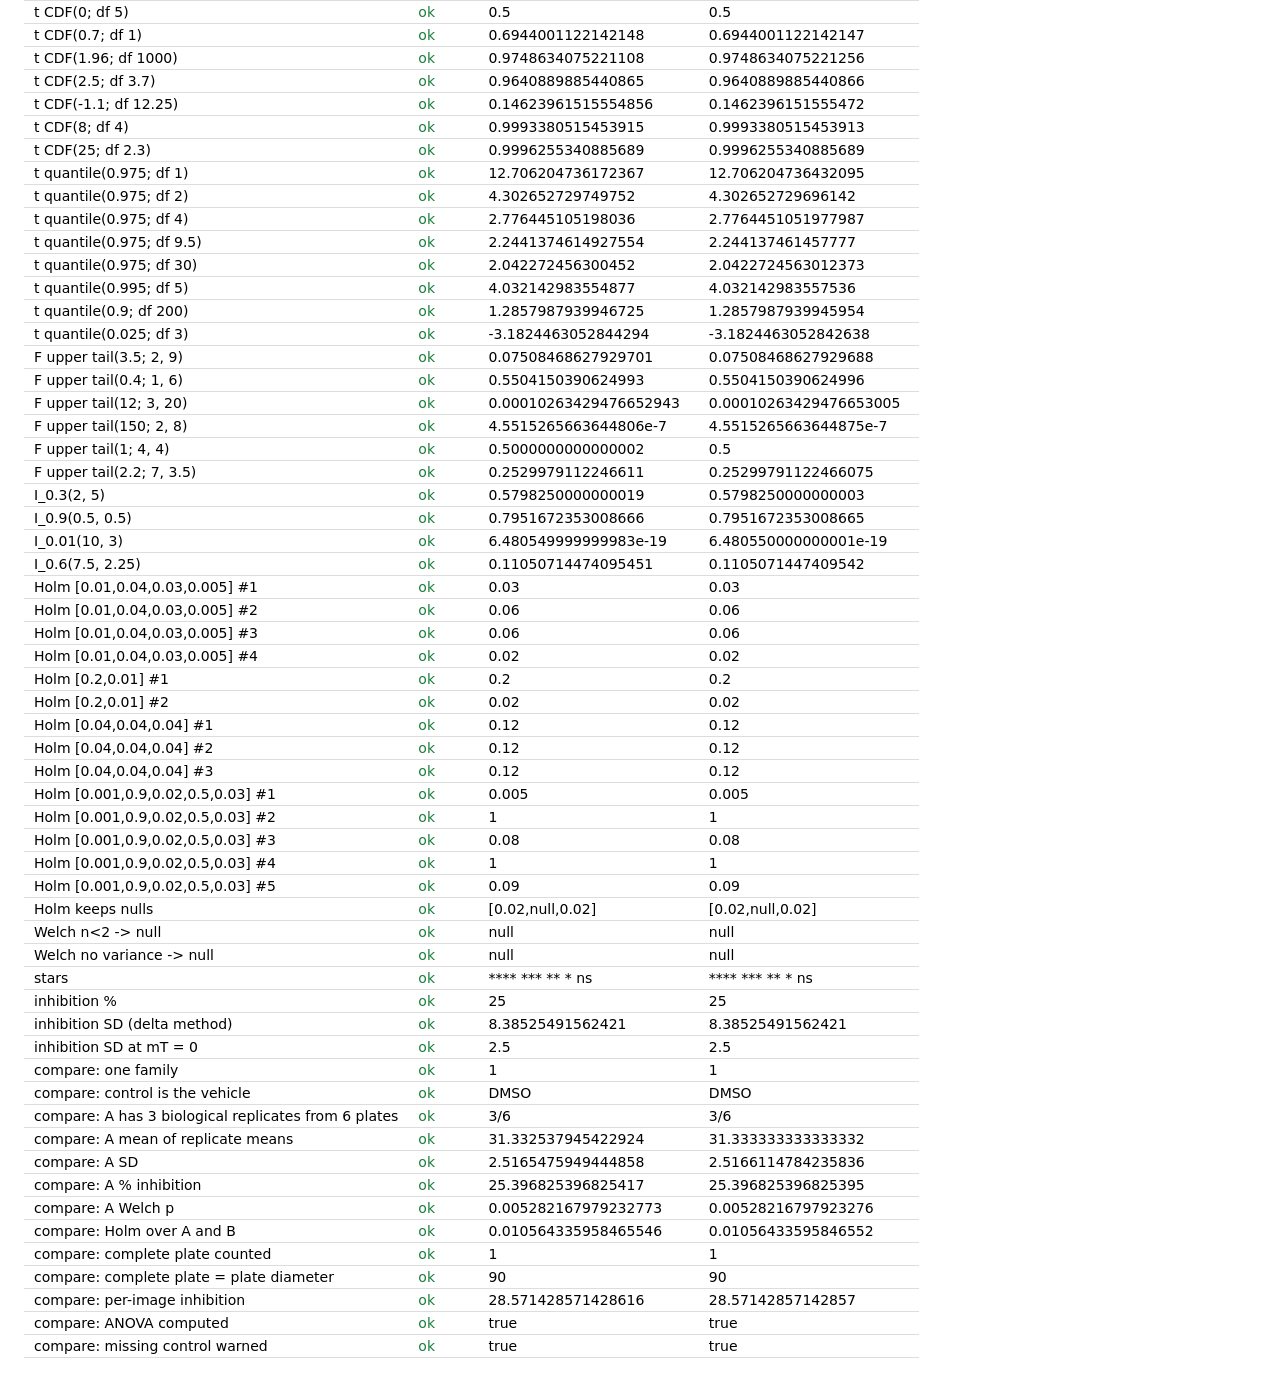
<file: web/js/stats.test.html>
<!doctype html>
<html lang="en">
<head>
<meta charset="utf-8">
<meta name="viewport" content="width=device-width, initial-scale=1">
<title>stats.js and compare.js tests</title>
<style>
  body { font: 14px system-ui, sans-serif; margin: 24px; }
  table { border-collapse: collapse; }
  td, th { padding: 3px 10px; border-bottom: 1px solid #ddd; text-align: left; }
  .ok { color: #1b7f3b; } .fail { color: #b3261e; font-weight: 600; }
</style>
</head>
<body>
<h1>stats.js and compare.js tests</h1>
<p id="summary">Running…</p>
<table><thead><tr><th>Test</th><th>Result</th><th>Got</th><th>Expected</th></tr></thead><tbody id="rows"></tbody></table>
<script type="module">
import { runTests } from "./stats.test.js";
const { passed, failed, results } = runTests();
const summary = document.getElementById("summary");
summary.textContent = failed ? `${failed} of ${passed + failed} tests failed` : `All ${passed} tests passed`;
summary.className = failed ? "fail" : "ok";
document.getElementById("rows").innerHTML = results.map((r) =>
  `<tr><td>${r.name}</td><td class="${r.ok ? "ok" : "fail"}">${r.ok ? "ok" : "FAIL"}</td><td>${r.got}</td><td>${r.want}</td></tr>`).join("");
</script>
</body>
</html>
</file>
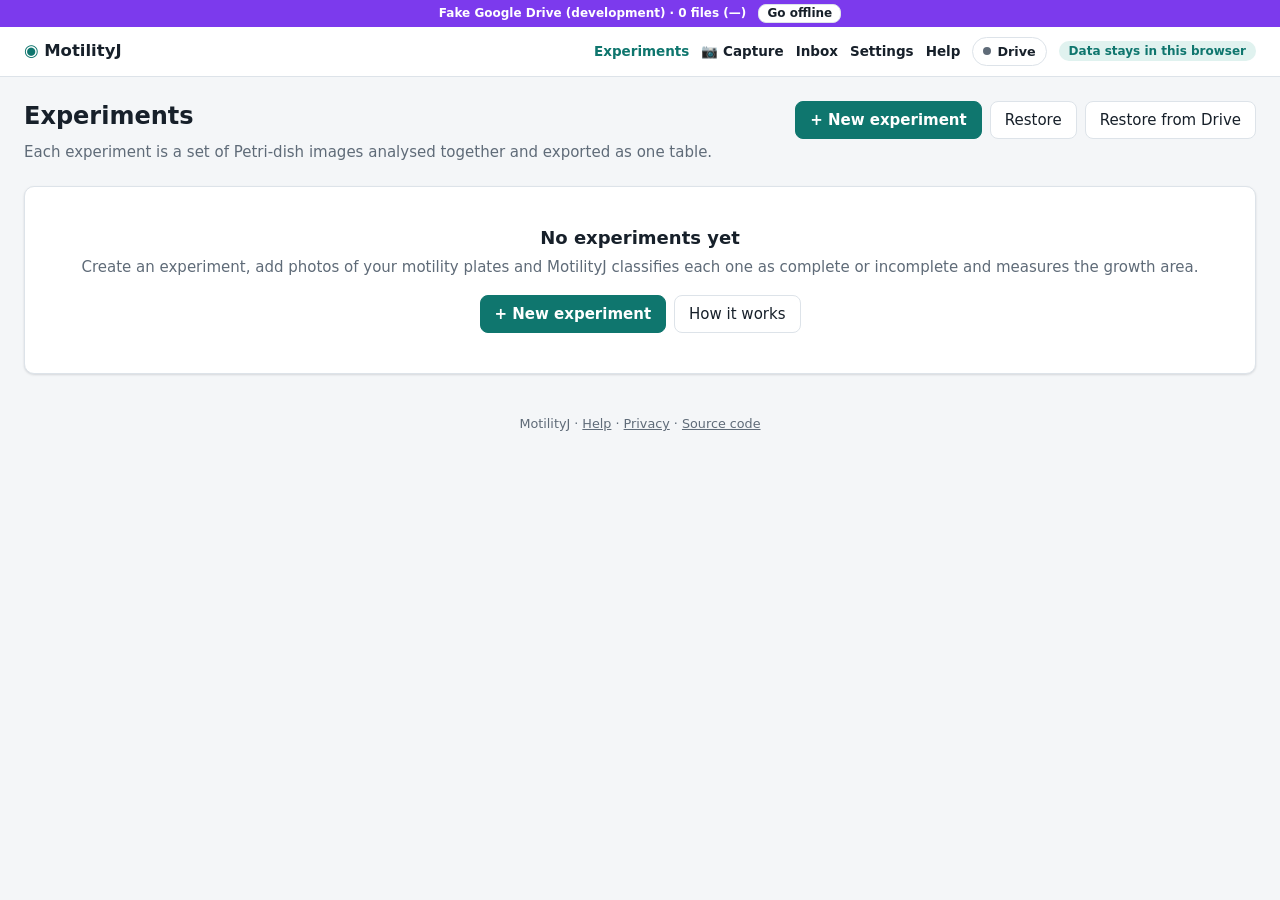
<file: web/tools/capture-mock.html>
<!doctype html>
<html lang="en">
<head>
  <meta charset="utf-8" />
  <meta name="viewport" content="width=device-width, initial-scale=1, viewport-fit=cover" />
  <title>MotilityJ with a fake Google Drive</title>
  <link rel="stylesheet" href="../css/styles.css" />
  <style>
    .mock-banner { background: #7c3aed; color: #fff; font: 600 12px/1.4 system-ui, sans-serif; padding: 4px 12px; text-align: center; }
    .mock-banner button { font: inherit; padding: 0 8px; min-height: 0; margin-left: 8px; }
  </style>
</head>
<body>
<!--
  Development page (not linked from the app, not precached): the whole app with js/drive.js talking to the in-memory
  fake Drive API and fake Google sign-in of tools/drive-fake.js, to try Capture -> Drive inbox -> Inbox -> Import &
  analyse end to end without a Google account. Serve web/ (python3 -m http.server 8090 --directory web) and open
  /tools/capture-mock.html#/capture. The fake Drive lives in memory: a reload empties it (the upload queue in
  IndexedDB "motilityj-drive-queue-mock" stays). window.__fd is the fake Drive, window.__online toggles the network.
-->
<div class="mock-banner">Fake Google Drive (development) · <span id="mock-files">0 files</span>
  <button type="button" id="mock-online">Go offline</button></div>
<div id="app"><div class="center"><p class="muted">Loading…</p></div></div>
<script type="module">
import * as drive from "../js/drive.js";
import { FakeDrive, fakeGis } from "./drive-fake.js";

const fd = new FakeDrive();
const gis = fakeGis(fd);
window.__fd = fd;
window.__drive = drive;
window.__online = true;
drive._setTestHooks({ clientId: "mock-client.apps.googleusercontent.com", fetch: fd.fetch, gis, dbName: "motilityj-drive-queue-mock",
  isOnline: () => window.__online, device: "MockPhone" });

const filesEl = document.getElementById("mock-files"), onlineBtn = document.getElementById("mock-online");
setInterval(() => {
  const files = [...fd.files.values()].filter((f) => !f.mimeType.includes("folder"));
  filesEl.textContent = `${files.length} files (${files.map((f) => f.name.split(" ").slice(-1)[0]).join(", ") || "—"})`;
}, 500);
onlineBtn.onclick = () => {
  window.__online = !window.__online;
  onlineBtn.textContent = window.__online ? "Go offline" : "Go online";
  if (window.__online) window.dispatchEvent(new Event("online"));
};
await import("../js/app.js");
</script>
</body>
</html>
</file>
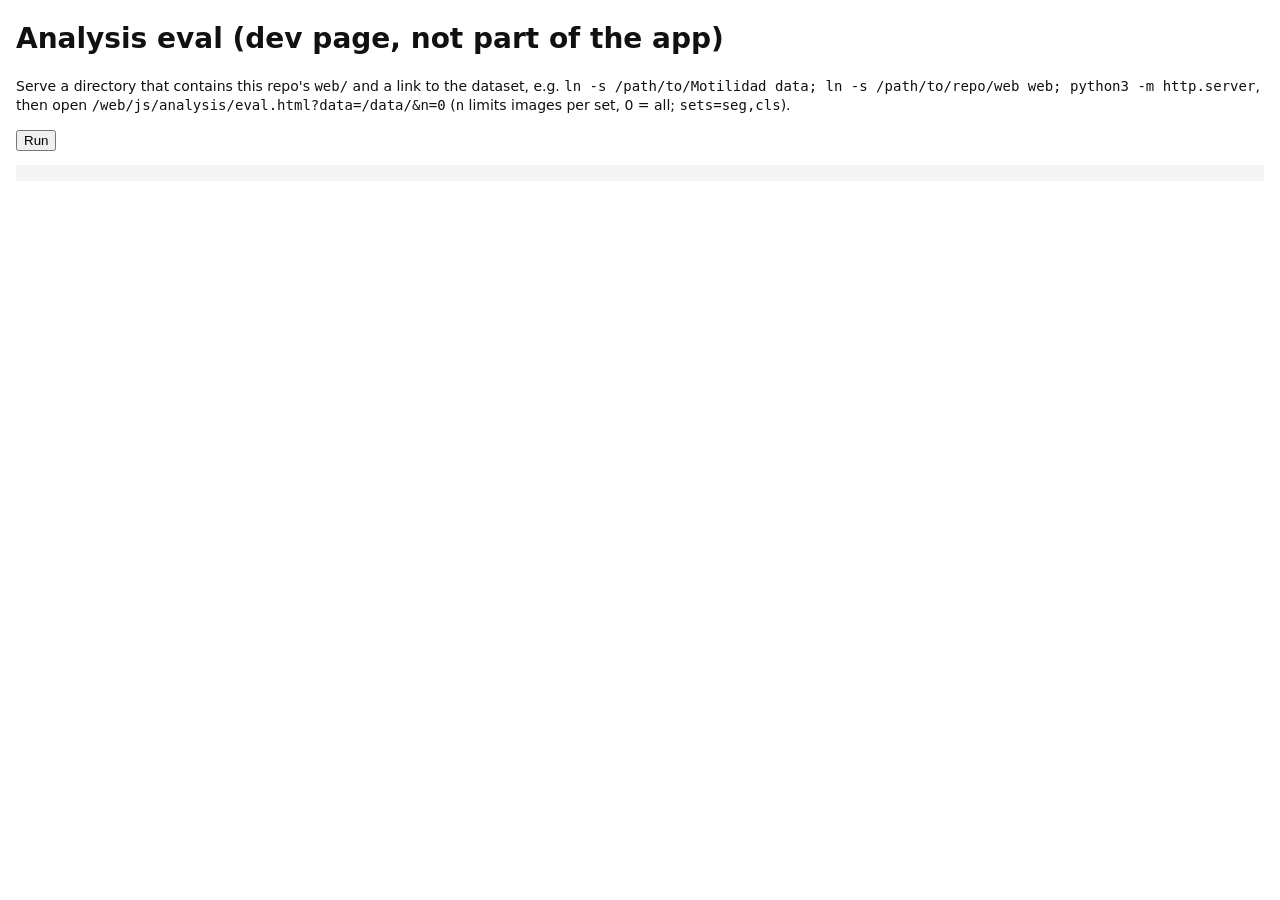
<file: web/js/analysis/eval.html>
<!doctype html>
<html lang="en">
<head>
<meta charset="utf-8">
<meta name="viewport" content="width=device-width, initial-scale=1">
<title>MotilityJ analysis eval</title>
<style>
  body { font: 14px/1.4 system-ui, sans-serif; margin: 16px; background: #fff; color: #111; }
  pre { background: #f4f4f4; padding: 8px; overflow-x: auto; }
  table { border-collapse: collapse; } td, th { border: 1px solid #ccc; padding: 2px 6px; text-align: right; }
</style>
</head>
<body>
<h1>Analysis eval (dev page, not part of the app)</h1>
<p>Serve a directory that contains this repo's <code>web/</code> and a link to the dataset, e.g.
<code>ln -s /path/to/Motilidad data; ln -s /path/to/repo/web web; python3 -m http.server</code>, then open
<code>/web/js/analysis/eval.html?data=/data/&amp;n=0</code> (<code>n</code> limits images per set, 0 = all;
<code>sets=seg,cls</code>).</p>
<button id="run">Run</button> <span id="status"></span>
<div id="summary"></div>
<pre id="log"></pre>
<script type="module">
import { analyzeImage } from "./index.js";

const q = new URLSearchParams(location.search);
const DATA = q.get("data") || "/data/";
const LIMIT = +(q.get("n") || 0);
const SETS = (q.get("sets") || "seg,cls").split(",");
const $ = (id) => document.getElementById(id);
const log = (s) => { $("log").textContent += s + "\n"; };

async function listDir(url, ext) {
  const html = await (await fetch(url)).text();
  const names = [...html.matchAll(/href="([^"?]+)"/g)].map((m) => decodeURIComponent(m[1])).filter((n) => n.toLowerCase().endsWith(ext));
  return LIMIT ? names.slice(0, LIMIT) : names;
}
const enc = (path) => path.split("/").map(encodeURIComponent).join("/");

async function loadImageData(url) {
  const bmp = await createImageBitmap(await (await fetch(enc(url))).blob());
  const c = new OffscreenCanvas(bmp.width, bmp.height), ctx = c.getContext("2d");
  ctx.drawImage(bmp, 0, 0);
  return ctx.getImageData(0, 0, bmp.width, bmp.height);
}

function rasterize(contour, w, h) {
  const c = new OffscreenCanvas(w, h), ctx = c.getContext("2d");
  if (contour.length) {
    ctx.fillStyle = "#fff"; ctx.beginPath();
    // +0.5: polygon vertices are pixel-centre coordinates, canvas pixels span [i, i+1].
    contour.forEach(([x, y], i) => (i ? ctx.lineTo(x + 0.5, y + 0.5) : ctx.moveTo(x + 0.5, y + 0.5)));
    ctx.closePath(); ctx.fill();
  }
  return ctx.getImageData(0, 0, w, h).data;
}

const mean = (a) => a.reduce((s, v) => s + v, 0) / a.length;
const med = (a) => { const b = [...a].sort((x, y) => x - y); return b.length % 2 ? b[(b.length - 1) / 2] : (b[b.length / 2 - 1] + b[b.length / 2]) / 2; };
const pct = (a, p) => { const b = [...a].sort((x, y) => x - y); return b[Math.min(b.length - 1, Math.floor(p / 100 * b.length))]; };

async function evalSeg() {
  const base = DATA + "Segmentation/dataset/";
  const names = await listDir(base + "Labels/test/", ".png");
  const rows = [];
  for (const [i, n] of names.entries()) {
    $("status").textContent = `seg ${i + 1}/${names.length}`;
    const img = await loadImageData(base + "Images/test/" + n.replace(/\.png$/, ".jpg"));
    const gt = await loadImageData(base + "Labels/test/" + n);
    const t0 = performance.now();
    const res = await analyzeImage(img);
    const ms = performance.now() - t0;
    const pred = rasterize(res.growthContour, gt.width, gt.height);
    let inter = 0, uni = 0, a = 0, b = 0;
    for (let k = 0; k < gt.data.length; k += 4) {
      const g = gt.data[k] > 127, p = pred[k + 3] > 127;
      if (g) a++; if (p) b++; if (g && p) inter++; if (g || p) uni++;
    }
    const frac = a / (Math.PI * res.plate.r ** 2);
    rows.push({ n, iou: uni ? inter / uni : 1, dice: 2 * inter / (a + b || 1), relAE: Math.abs(b - a) / Math.max(a, 1), frac, ms, klass: res.klass, areaPx: res.areaPx, gtPx: a });
  }
  const iou = rows.map((r) => r.iou);
  const s = {
    n: rows.length, mIoU: mean(iou), medIoU: med(iou), mDice: mean(rows.map((r) => r.dice)),
    relAE_mean: mean(rows.map((r) => r.relAE)), relAE_median: med(rows.map((r) => r.relAE)),
    classifiedComplete: rows.filter((r) => r.klass === "complete").length,
    ms_median: med(rows.map((r) => r.ms)), ms_p90: pct(rows.map((r) => r.ms), 90),
    bins: [[0, .02], [.02, .1], [.1, .3], [.3, .6], [.6, 2]].map(([lo, hi]) => {
      const z = rows.filter((r) => r.frac >= lo && r.frac < hi); return { range: `${lo}-${hi}`, n: z.length, mIoU: z.length ? mean(z.map((r) => r.iou)) : null };
    }),
  };
  rows.sort((x, y) => x.iou - y.iou);
  log("SEG summary " + JSON.stringify(s, null, 1));
  log("worst: " + rows.slice(0, 15).map((r) => `${r.n} ${r.iou.toFixed(3)}`).join("; "));
  return { summary: s, rows };
}

async function evalCls() {
  const rows = [];
  for (const [cls, y] of [["Complete", 1], ["Incomplete", 0]]) {
    const dir = DATA + "Clasificacion/dataset/valid/" + cls + "/";
    const names = await listDir(dir, ".jpg");
    for (const [i, n] of names.entries()) {
      $("status").textContent = `cls ${cls} ${i + 1}/${names.length}`;
      const img = await loadImageData(dir + n);
      const t0 = performance.now();
      const res = await analyzeImage(img);
      rows.push({ n: cls + "/" + n, y, p: res.klass === "complete" ? 1 : 0, conf: res.confidence, ms: performance.now() - t0 });
    }
  }
  const tp = rows.filter((r) => r.y && r.p).length, tn = rows.filter((r) => !r.y && !r.p).length;
  const fp = rows.filter((r) => !r.y && r.p).length, fn = rows.filter((r) => r.y && !r.p).length;
  const s = { n: rows.length, acc: (tp + tn) / rows.length, f1_complete: 2 * tp / (2 * tp + fp + fn), f1_incomplete: 2 * tn / (2 * tn + fp + fn), tp, tn, fp, fn, ms_median: med(rows.map((r) => r.ms)) };
  log("CLS summary " + JSON.stringify(s));
  log("errors: " + rows.filter((r) => r.y !== r.p).map((r) => `${r.n} (${r.conf.toFixed(2)})`).join("; "));
  return { summary: s, rows };
}

$("run").onclick = async () => {
  $("run").disabled = true;
  const out = {};
  try {
    if (SETS.includes("seg")) out.seg = await evalSeg();
    if (SETS.includes("cls")) out.cls = await evalCls();
    $("status").textContent = "done";
  } catch (e) { $("status").textContent = "error"; log(String(e.stack || e)); }
  window.evalResults = out;
  $("run").disabled = false;
};
if (q.get("auto")) $("run").click();
</script>
</body>
</html>
</file>
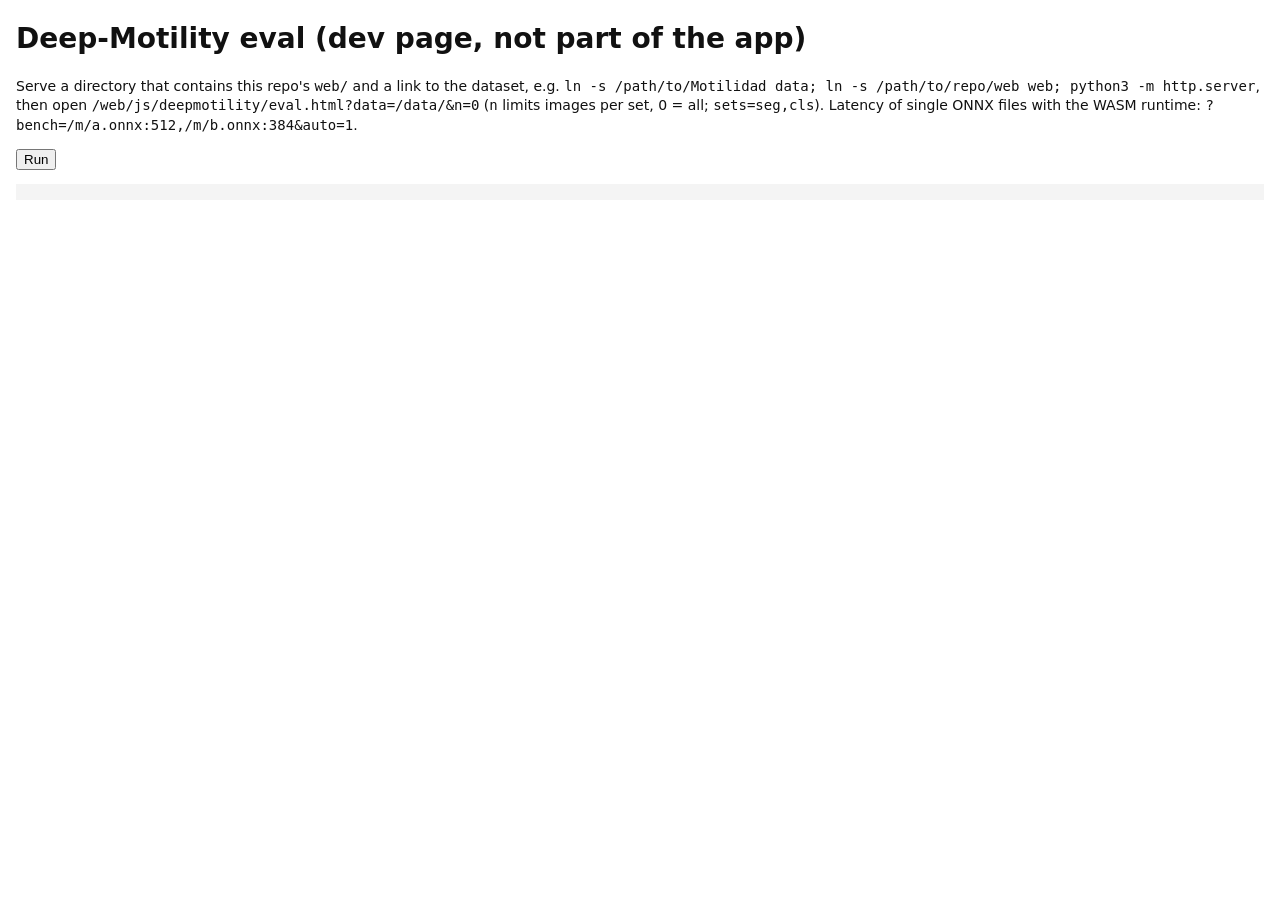
<file: web/js/deepmotility/eval.html>
<!doctype html>
<html lang="en">
<head>
<meta charset="utf-8">
<meta name="viewport" content="width=device-width, initial-scale=1">
<title>Deep-Motility eval</title>
<style>
  body { font: 14px/1.4 system-ui, sans-serif; margin: 16px; background: #fff; color: #111; }
  pre { background: #f4f4f4; padding: 8px; overflow-x: auto; }
  table { border-collapse: collapse; } td, th { border: 1px solid #ccc; padding: 2px 6px; text-align: right; }
</style>
</head>
<body>
<h1>Deep-Motility eval (dev page, not part of the app)</h1>
<p>Serve a directory that contains this repo's <code>web/</code> and a link to the dataset, e.g.
<code>ln -s /path/to/Motilidad data; ln -s /path/to/repo/web web; python3 -m http.server</code>, then open
<code>/web/js/deepmotility/eval.html?data=/data/&amp;n=0</code> (<code>n</code> limits images per set, 0 = all;
<code>sets=seg,cls</code>). Latency of single ONNX files with the WASM runtime: <code>?bench=/m/a.onnx:512,/m/b.onnx:384&amp;auto=1</code>.</p>
<button id="run">Run</button> <span id="status"></span>
<div id="summary"></div>
<pre id="log"></pre>
<script type="module">
import { analyzeImageDM, loadModel } from "./index.js";
const analyzeImage = (img) => analyzeImageDM(img);

const q = new URLSearchParams(location.search);
const DATA = q.get("data") || "/data/";
const LIMIT = +(q.get("n") || 0);
const SETS = (q.get("sets") || "seg,cls").split(",");
const $ = (id) => document.getElementById(id);
const log = (s) => { $("log").textContent += s + "\n"; };

async function listDir(url, ext) {
  const html = await (await fetch(url)).text();
  const names = [...html.matchAll(/href="([^"?]+)"/g)].map((m) => decodeURIComponent(m[1])).filter((n) => n.toLowerCase().endsWith(ext));
  return LIMIT ? names.slice(0, LIMIT) : names;
}
const enc = (path) => path.split("/").map(encodeURIComponent).join("/");

async function loadImageData(url) {
  const bmp = await createImageBitmap(await (await fetch(enc(url))).blob());
  const c = new OffscreenCanvas(bmp.width, bmp.height), ctx = c.getContext("2d");
  ctx.drawImage(bmp, 0, 0);
  return ctx.getImageData(0, 0, bmp.width, bmp.height);
}

function rasterize(contour, w, h) {
  const c = new OffscreenCanvas(w, h), ctx = c.getContext("2d");
  if (contour.length) {
    ctx.fillStyle = "#fff"; ctx.beginPath();
    // +0.5: polygon vertices are pixel-centre coordinates, canvas pixels span [i, i+1].
    contour.forEach(([x, y], i) => (i ? ctx.lineTo(x + 0.5, y + 0.5) : ctx.moveTo(x + 0.5, y + 0.5)));
    ctx.closePath(); ctx.fill();
  }
  return ctx.getImageData(0, 0, w, h).data;
}

const mean = (a) => a.reduce((s, v) => s + v, 0) / a.length;
const med = (a) => { const b = [...a].sort((x, y) => x - y); return b.length % 2 ? b[(b.length - 1) / 2] : (b[b.length / 2 - 1] + b[b.length / 2]) / 2; };
const pct = (a, p) => { const b = [...a].sort((x, y) => x - y); return b[Math.min(b.length - 1, Math.floor(p / 100 * b.length))]; };

async function evalSeg() {
  const base = DATA + "Segmentation/dataset/";
  const names = await listDir(base + "Labels/test/", ".png");
  const rows = [];
  for (const [i, n] of names.entries()) {
    $("status").textContent = `seg ${i + 1}/${names.length}`;
    const img = await loadImageData(base + "Images/test/" + n.replace(/\.png$/, ".jpg"));
    const gt = await loadImageData(base + "Labels/test/" + n);
    const t0 = performance.now();
    const res = await analyzeImage(img);
    const ms = performance.now() - t0;
    const pred = rasterize(res.growthContour, gt.width, gt.height); // biggest region, also when classified complete
    let inter = 0, uni = 0, a = 0, b = 0;
    for (let k = 0; k < gt.data.length; k += 4) {
      const g = gt.data[k] > 127, p = pred[k + 3] > 127;
      if (g) a++; if (p) b++; if (g && p) inter++; if (g || p) uni++;
    }
    const frac = a / (Math.PI * res.plate.r ** 2);
    rows.push({ n, iou: uni ? inter / uni : 1, dice: 2 * inter / (a + b || 1), relAE: Math.abs(b - a) / Math.max(a, 1), frac, ms, segMs: res.ms.seg, clsMs: res.ms.cls, klass: res.klass, areaPx: res.areaPx, gtPx: a });
  }
  const iou = rows.map((r) => r.iou);
  const s = {
    n: rows.length, mIoU: mean(iou), medIoU: med(iou), mDice: mean(rows.map((r) => r.dice)),
    relAE_mean: mean(rows.map((r) => r.relAE)), relAE_median: med(rows.map((r) => r.relAE)),
    classifiedComplete: rows.filter((r) => r.klass === "complete").length,
    ms_median: med(rows.map((r) => r.ms)), ms_p90: pct(rows.map((r) => r.ms), 90),
    seg_ms_median: med(rows.map((r) => r.segMs)), cls_ms_median: med(rows.map((r) => r.clsMs)),
    bins: [[0, .02], [.02, .1], [.1, .3], [.3, .6], [.6, 2]].map(([lo, hi]) => {
      const z = rows.filter((r) => r.frac >= lo && r.frac < hi); return { range: `${lo}-${hi}`, n: z.length, mIoU: z.length ? mean(z.map((r) => r.iou)) : null };
    }),
  };
  rows.sort((x, y) => x.iou - y.iou);
  log("SEG summary " + JSON.stringify(s, null, 1));
  log("worst: " + rows.slice(0, 15).map((r) => `${r.n} ${r.iou.toFixed(3)}`).join("; "));
  return { summary: s, rows };
}

async function evalCls() {
  const rows = [];
  for (const [cls, y] of [["Complete", 1], ["Incomplete", 0]]) {
    const dir = DATA + "Clasificacion/dataset/valid/" + cls + "/";
    const names = await listDir(dir, ".jpg");
    for (const [i, n] of names.entries()) {
      $("status").textContent = `cls ${cls} ${i + 1}/${names.length}`;
      const img = await loadImageData(dir + n);
      const t0 = performance.now();
      const res = await analyzeImage(img);
      rows.push({ n: cls + "/" + n, y, p: res.klass === "complete" ? 1 : 0, conf: res.confidence, ms: performance.now() - t0 });
    }
  }
  const tp = rows.filter((r) => r.y && r.p).length, tn = rows.filter((r) => !r.y && !r.p).length;
  const fp = rows.filter((r) => !r.y && r.p).length, fn = rows.filter((r) => r.y && !r.p).length;
  const s = { n: rows.length, acc: (tp + tn) / rows.length, f1_complete: 2 * tp / (2 * tp + fp + fn), f1_incomplete: 2 * tn / (2 * tn + fp + fn), tp, tn, fp, fn, ms_median: med(rows.map((r) => r.ms)) };
  log("CLS summary " + JSON.stringify(s));
  log("errors: " + rows.filter((r) => r.y !== r.p).map((r) => `${r.n} (${r.conf.toFixed(2)})`).join("; "));
  return { summary: s, rows };
}

// WASM latency of arbitrary ONNX files (random input), same runtime and settings as worker.js.
async function bench(specs) {
  const ORT = "https://cdn.jsdelivr.net/npm/onnxruntime-web@1.22.0/dist/";
  const ort = await import(ORT + "ort.wasm.min.mjs");
  ort.env.wasm.wasmPaths = ORT;
  ort.env.wasm.numThreads = +(q.get("threads") || 1);
  const out = {};
  for (const spec of specs) {
    const [url, side] = [spec.slice(0, spec.lastIndexOf(":")), +spec.slice(spec.lastIndexOf(":") + 1)];
    $("status").textContent = `bench ${url}`;
    const t0 = performance.now();
    const s = await ort.InferenceSession.create(url, { executionProviders: ["wasm"], graphOptimizationLevel: "all" });
    const create = performance.now() - t0;
    const x = new ort.Tensor("float32", Float32Array.from({ length: 3 * side * side }, () => Math.random() * 2 - 1), [1, 3, side, side]);
    const ms = [];
    for (let i = 0; i < +(q.get("reps") || 5); i++) { const t = performance.now(); await s.run({ [s.inputNames[0]]: x }); ms.push(performance.now() - t); }
    out[url] = { side, create_ms: Math.round(create), first_ms: Math.round(ms[0]), median_ms: Math.round(med(ms.slice(1))) };
    log("BENCH " + JSON.stringify({ url, ...out[url] }));
    await s.release();
  }
  return out;
}

$("run").onclick = async () => {
  $("run").disabled = true;
  const out = {};
  try {
    if (q.get("bench")) { out.bench = await bench(q.get("bench").split(",")); window.evalResults = out; $("status").textContent = "done"; $("run").disabled = false; return; }
    $("status").textContent = "loading models";
    await loadModel();
    if (SETS.includes("seg")) out.seg = await evalSeg();
    if (SETS.includes("cls")) out.cls = await evalCls();
    $("status").textContent = "done";
  } catch (e) { $("status").textContent = "error"; log(String(e.stack || e)); }
  window.evalResults = out;
  $("run").disabled = false;
};
if (q.get("auto")) $("run").click();
</script>
</body>
</html>
</file>
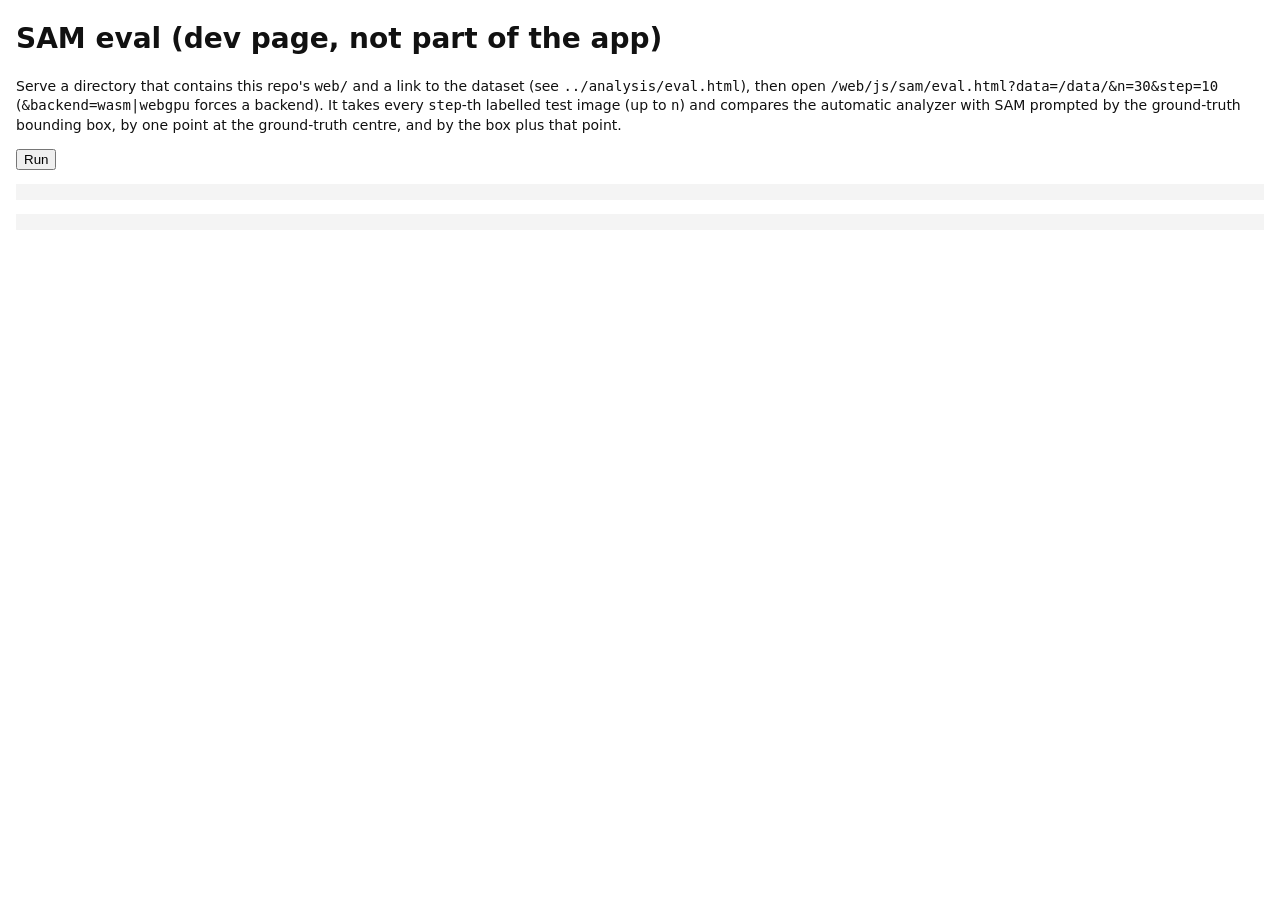
<file: web/js/sam/eval.html>
<!doctype html>
<html lang="en">
<head>
<meta charset="utf-8">
<meta name="viewport" content="width=device-width, initial-scale=1">
<title>MotilityJ SAM eval</title>
<style>
  body { font: 14px/1.4 system-ui, sans-serif; margin: 16px; background: #fff; color: #111; }
  pre { background: #f4f4f4; padding: 8px; overflow-x: auto; }
</style>
</head>
<body>
<h1>SAM eval (dev page, not part of the app)</h1>
<p>Serve a directory that contains this repo's <code>web/</code> and a link to the dataset (see
<code>../analysis/eval.html</code>), then open <code>/web/js/sam/eval.html?data=/data/&amp;n=30&amp;step=10</code> (<code>&amp;backend=wasm|webgpu</code> forces a backend).
It takes every <code>step</code>-th labelled test image (up to <code>n</code>) and compares the automatic analyzer with SAM
prompted by the ground-truth bounding box, by one point at the ground-truth centre, and by the box plus that point.</p>
<button id="run">Run</button> <span id="status"></span>
<pre id="summary"></pre>
<pre id="log"></pre>
<script type="module">
import { analyzeImage } from "../analysis/index.js";
import { loadModel, prepare, segment } from "./index.js";

const q = new URLSearchParams(location.search);
const DATA = q.get("data") || "/data/", N = +(q.get("n") || 30), STEP = +(q.get("step") || 10), BACKEND = q.get("backend") || undefined;
const $ = (id) => document.getElementById(id);
const log = (s) => { $("log").textContent += s + "\n"; };
const enc = (path) => path.split("/").map(encodeURIComponent).join("/");

async function listDir(url, ext) {
  const html = await (await fetch(url)).text();
  return [...html.matchAll(/href="([^"?]+)"/g)].map((m) => decodeURIComponent(m[1])).filter((n) => n.toLowerCase().endsWith(ext)).sort();
}
async function loadImageData(blob) {
  const bmp = await createImageBitmap(blob);
  const c = new OffscreenCanvas(bmp.width, bmp.height), ctx = c.getContext("2d");
  ctx.drawImage(bmp, 0, 0);
  return ctx.getImageData(0, 0, bmp.width, bmp.height);
}
function rasterize(contour, w, h) {
  const c = new OffscreenCanvas(w, h), ctx = c.getContext("2d");
  if (contour.length) {
    ctx.fillStyle = "#fff"; ctx.beginPath();
    contour.forEach(([x, y], i) => (i ? ctx.lineTo(x + 0.5, y + 0.5) : ctx.moveTo(x + 0.5, y + 0.5)));
    ctx.closePath(); ctx.fill();
  }
  return ctx.getImageData(0, 0, w, h).data;
}
function iou(gt, contour) {
  const pred = rasterize(contour, gt.width, gt.height);
  let inter = 0, uni = 0;
  for (let k = 0; k < gt.data.length; k += 4) {
    const g = gt.data[k] > 127, p = pred[k + 3] > 127;
    if (g && p) inter++; if (g || p) uni++;
  }
  return uni ? inter / uni : 1;
}
const mean = (a) => a.reduce((s, v) => s + v, 0) / a.length;
const med = (a) => { const b = [...a].sort((x, y) => x - y); return b.length % 2 ? b[(b.length - 1) / 2] : (b[b.length / 2 - 1] + b[b.length / 2]) / 2; };

async function run() {
  $("run").disabled = true;
  const base = DATA + "Segmentation/dataset/";
  const names = (await listDir(base + "Labels/test/", ".png")).filter((_, i) => i % STEP === 0).slice(0, N);
  let t0 = performance.now();
  const backend = await loadModel((f) => { $("status").textContent = `loading model ${Math.round(f * 100)}%`; }, BACKEND);
  log(`model load ${Math.round(performance.now() - t0)} ms, backend ${backend}`);
  const rows = [];
  for (const [i, n] of names.entries()) {
    $("status").textContent = `${i + 1}/${names.length}`;
    const blob = await (await fetch(enc(base + "Images/test/" + n.replace(/\.png$/, ".jpg")))).blob();
    const gt = await loadImageData(await (await fetch(enc(base + "Labels/test/" + n))).blob());
    const auto = await analyzeImage(await loadImageData(blob));
    // Ground-truth box and the mask pixel nearest to the mask centroid.
    let x0 = Infinity, y0 = Infinity, x1 = -1, y1 = -1, sx = 0, sy = 0, a = 0;
    for (let y = 0; y < gt.height; y++) for (let x = 0; x < gt.width; x++) {
      if (gt.data[(y * gt.width + x) * 4] <= 127) continue;
      x0 = Math.min(x0, x); y0 = Math.min(y0, y); x1 = Math.max(x1, x); y1 = Math.max(y1, y); sx += x; sy += y; a++;
    }
    const cx = sx / a, cy = sy / a;
    let best = Infinity, pt = null;
    for (let y = y0; y <= y1; y++) for (let x = x0; x <= x1; x++) {
      if (gt.data[(y * gt.width + x) * 4] <= 127) continue;
      const d = (x - cx) ** 2 + (y - cy) ** 2;
      if (d < best) { best = d; pt = [x, y, true]; }
    }
    const key = n;
    const { ms: encMs } = await prepare(key, blob);
    const box = await segment(key, { box: [x0, y0, x1, y1] });
    const point = await segment(key, { points: [pt] });
    const both = await segment(key, { box: [x0, y0, x1, y1], points: [pt] });
    const r = { n, frac: a / (Math.PI * (auto.plate?.r || 1) ** 2), auto: iou(gt, auto.growthContour), box: iou(gt, box.contour), point: iou(gt, point.contour), both: iou(gt, both.contour), encMs, decMs: (box.ms + point.ms + both.ms) / 3 };
    rows.push(r);
    log(`${n.padEnd(28)} area ${(100 * r.frac).toFixed(1).padStart(5)}%  auto ${r.auto.toFixed(3)}  box ${r.box.toFixed(3)}  point ${r.point.toFixed(3)}  box+pt ${r.both.toFixed(3)}  enc ${Math.round(encMs)} ms  dec ${Math.round(r.decMs)} ms`);
  }
  const col = (k) => rows.map((r) => r[k]);
  const lines = ["auto", "box", "point", "both"].map((k) => `${k.padEnd(6)} mIoU ${mean(col(k)).toFixed(3)}  median ${med(col(k)).toFixed(3)}  <0.5: ${col(k).filter((v) => v < 0.5).length}`);
  const bestOf = rows.map((r) => Math.max(r.auto, r.box));
  lines.push(`max(auto, box) mIoU ${mean(bestOf).toFixed(3)}  (user keeps the better outline)`);
  lines.push(`n = ${rows.length}; backend ${backend}; encoder median ${Math.round(med(col("encMs")))} ms, decoder median ${Math.round(med(col("decMs")))} ms (${navigator.userAgent})`);
  $("summary").textContent = lines.join("\n");
  $("status").textContent = "done";
  window.samEval = { rows, summary: lines };
  console.log("SAMEVAL " + lines.join(" | "));
}
$("run").onclick = () => run().catch((e) => { log(String(e.stack || e)); $("run").disabled = false; });
if (q.has("autorun")) $("run").click();
</script>
</body>
</html>
</file>
<file: web/css/styles.css>
/* MotilityJ web. Same design tokens and components as AntibiogramJ-web (light + dark). */
:root {
  --bg: #f4f6f8;
  --surface: #ffffff;
  --surface-2: #f0f3f6;
  --text: #17202a;
  --muted: #5f6b78;
  --border: #dde3e9;
  --accent: #0f766e;
  --accent-text: #ffffff;
  --accent-soft: #e0f2ef;
  --danger: #c0392b;
  --s-bg: #dcfce7; --s-fg: #166534;
  --i-bg: #fef3c7; --i-fg: #92400e;
  --r-bg: #fee2e2; --r-fg: #991b1b;
  --na-bg: #e5e7eb; --na-fg: #4b5563;
  --plate: #22d3ee;
  --growth: #ff00ff;
  --radius: 10px;
  --shadow: 0 1px 2px rgba(16, 24, 40, 0.06), 0 1px 3px rgba(16, 24, 40, 0.08);
  color-scheme: light;
  font-family: Inter, system-ui, -apple-system, "Segoe UI", Roboto, sans-serif;
  font-size: 15px;
  line-height: 1.5;
}

@media (prefers-color-scheme: dark) {
  :root {
    --bg: #0f1419;
    --surface: #182028;
    --surface-2: #1f2933;
    --text: #e6edf3;
    --muted: #93a1b0;
    --border: #2d3a46;
    --accent: #2dd4bf;
    --accent-text: #062a26;
    --accent-soft: #123b37;
    --danger: #f87171;
    --s-bg: #14532d; --s-fg: #bbf7d0;
    --i-bg: #713f12; --i-fg: #fde68a;
    --r-bg: #7f1d1d; --r-fg: #fecaca;
    --na-bg: #374151; --na-fg: #d1d5db;
    color-scheme: dark;
  }
}

* { box-sizing: border-box; }
body { margin: 0; background: var(--bg); color: var(--text); }
[hidden] { display: none !important; }
h1, h2, h3 { line-height: 1.25; margin: 0 0 0.4em; }
h1 { font-size: 1.6rem; }
h2 { font-size: 1.2rem; }
h3 { font-size: 1rem; margin-top: 1em; }
a { color: var(--accent); }
p { margin: 0.3em 0; }
code { font: 0.88em ui-monospace, monospace; background: var(--surface-2); border-radius: 4px; padding: 0 4px; }

.muted { color: var(--muted); }
.small { font-size: 0.85rem; }
.error { color: var(--danger); background: color-mix(in srgb, var(--danger) 10%, transparent); padding: 8px 12px; border-radius: 8px; }
.center { min-height: 60vh; display: grid; place-items: center; }
.grow { flex: 1; min-width: 0; }

/* ---------------------------------------------------------------- controls */
button, .button {
  font: inherit; cursor: pointer; border-radius: 8px; padding: 7px 14px; border: 1px solid var(--border);
  background: var(--surface); color: var(--text); text-decoration: none; display: inline-flex; align-items: center;
  gap: 6px; white-space: nowrap;
}
button:hover:not(:disabled), .button:hover { border-color: var(--accent); }
button:disabled { opacity: 0.55; cursor: not-allowed; }
button.primary, .button.primary { background: var(--accent); color: var(--accent-text); border-color: var(--accent); font-weight: 600; }
button.ghost { background: transparent; }
button.danger { color: var(--danger); }
button.danger:hover:not(:disabled) { border-color: var(--danger); }
button.danger-fill { background: var(--danger); border-color: var(--danger); color: #fff; }
button.small { padding: 4px 10px; font-size: 0.85rem; }
button.link { border: 0; padding: 0; background: none; color: var(--accent); text-decoration: underline; font: inherit; }

input, select, textarea {
  font: inherit; color: var(--text); background: var(--surface); border: 1px solid var(--border); border-radius: 8px;
  padding: 7px 10px; width: 100%;
}
input:focus, select:focus, textarea:focus { outline: 2px solid color-mix(in srgb, var(--accent) 45%, transparent); border-color: var(--accent); }
textarea { min-height: 64px; resize: vertical; }
label { display: flex; flex-direction: column; gap: 4px; font-size: 0.9rem; color: var(--muted); }
label > input, label > select, label > textarea { color: var(--text); }

.file-button { position: relative; overflow: hidden; display: inline-flex; flex-direction: row; color: inherit; font-size: inherit; }
.file-button.primary { color: var(--accent-text); }
.file-button input { position: absolute; inset: 0; opacity: 0; cursor: pointer; width: 100%; }

.card { background: var(--surface); border: 1px solid var(--border); border-radius: var(--radius); padding: 18px; box-shadow: var(--shadow); }
.tag { display: inline-block; background: var(--accent-soft); color: var(--accent); border-radius: 999px; padding: 1px 10px; font-size: 0.8rem; font-weight: 600; }
.badge { display: inline-flex; gap: 4px; align-items: center; border-radius: 999px; padding: 1px 9px; font-size: 0.8rem; white-space: nowrap; }
.cat-s { background: var(--s-bg); color: var(--s-fg); }
.cat-i { background: var(--i-bg); color: var(--i-fg); }
.cat-r { background: var(--r-bg); color: var(--r-fg); }
.cat-na { background: var(--na-bg); color: var(--na-fg); }
.auto { font-size: 0.75rem; color: var(--accent); border: 1px solid var(--accent); border-radius: 4px; padding: 0 5px; }
.auto.review { color: var(--i-fg); border-color: var(--i-fg); background: var(--i-bg); }

/* ------------------------------------------------------------------ layout */
.topbar { display: flex; justify-content: space-between; align-items: center; gap: 12px; padding: 10px 24px; background: var(--surface); border-bottom: 1px solid var(--border); position: sticky; top: 0; z-index: 10; }
.brand { font-weight: 700; font-size: 1.1rem; color: var(--text); text-decoration: none; white-space: nowrap; }
.logo { color: var(--accent); }
.topbar-user { display: flex; align-items: center; gap: 12px; font-size: 0.9rem; }
.topbar-link { color: var(--text); text-decoration: none; font-weight: 600; }
.topbar-link:hover, .topbar-link.active { color: var(--accent); }
main { padding: 24px; max-width: 1400px; margin: 0 auto; }
.view > .page { display: flex; flex-direction: column; gap: 18px; }
.page-head { display: flex; justify-content: space-between; align-items: flex-start; gap: 16px; flex-wrap: wrap; }
.actions { display: flex; gap: 8px; flex-wrap: wrap; }
.crumbs { font-size: 0.9rem; color: var(--muted); margin-bottom: -8px; overflow: hidden; text-overflow: ellipsis; white-space: nowrap; }
.empty { text-align: center; padding: 40px; }
.empty-actions { justify-content: center; margin-top: 16px; }
.form-grid { display: grid; grid-template-columns: 1fr 1fr; gap: 16px; margin-bottom: 18px; }
.section-head { display: flex; justify-content: space-between; gap: 12px; align-items: flex-start; }
.footer { text-align: center; padding: 16px 24px 28px; }
.footer a { color: var(--muted); }

/* ------------------------------------------------------------- experiments */
.cards { display: grid; grid-template-columns: repeat(auto-fill, minmax(280px, 1fr)); gap: 14px; }
.exp-card { text-decoration: none; color: var(--text); transition: border-color 0.15s, transform 0.15s; display: flex; flex-direction: column; gap: 10px; }
.exp-card:hover { border-color: var(--accent); transform: translateY(-1px); }
.exp-card h2 { margin: 0; overflow-wrap: anywhere; }
.card-actions { display: flex; gap: 2px; flex: none; }
.card-actions button { border-color: transparent; }
.card-thumbs { display: grid; grid-template-columns: repeat(5, 1fr); gap: 6px; }
.card-thumbs img, .card-thumbs .img-placeholder { width: 100%; aspect-ratio: 1; object-fit: cover; border-radius: 6px; border: 1px solid var(--border); }
.card-thumbs .img-placeholder { grid-column: span 5; aspect-ratio: auto; height: 60px; min-height: 0; }
.meta { display: flex; gap: 12px; flex-wrap: wrap; align-items: center; font-size: 0.85rem; }
.clamp { display: -webkit-box; -webkit-line-clamp: 2; -webkit-box-orient: vertical; overflow: hidden; }
.img-placeholder { background: var(--surface-2); min-height: 120px; border-radius: 8px; }

/* -------------------------------------------------------------- experiment */
.dropzone { position: relative; border: 2px dashed var(--border); border-radius: var(--radius); min-height: 120px; display: grid; place-items: center; text-align: center; color: var(--muted); cursor: pointer; overflow: hidden; padding: 16px; flex-direction: row; font-size: 0.95rem; }
.dropzone:hover, .dropzone.dragging { border-color: var(--accent); background: var(--accent-soft); }
.dropzone input { position: absolute; inset: 0; opacity: 0; cursor: pointer; }
.dropzone b { color: var(--text); }
.photo-buttons { display: flex; gap: 8px; margin-top: 10px; flex-wrap: wrap; }
/* With a mouse the file chooser is enough. */
@media (hover: hover) and (pointer: fine) { .camera-button { display: none !important; } }
.plates { display: grid; grid-template-columns: repeat(auto-fill, minmax(124px, 1fr)); gap: 12px; margin-top: 6px; }
.plate-thumb { display: flex; flex-direction: column; align-items: center; gap: 4px; text-decoration: none; color: var(--muted); font-size: 0.8rem; min-width: 0; }
.plate-thumb img { width: 100%; aspect-ratio: 1; object-fit: cover; border-radius: 8px; border: 1px solid var(--border); background: var(--surface-2); }
.plate-thumb:hover img { border-color: var(--accent); }
.thumb-name { max-width: 100%; overflow: hidden; text-overflow: ellipsis; white-space: nowrap; }
.table-wrap { overflow-x: auto; }
table { border-collapse: collapse; width: 100%; font-size: 0.9rem; }
th, td { text-align: left; padding: 7px 10px; border-bottom: 1px solid var(--border); vertical-align: middle; }
th { color: var(--muted); font-weight: 600; font-size: 0.8rem; text-transform: uppercase; letter-spacing: 0.03em; }
.num { text-align: right; font-variant-numeric: tabular-nums; white-space: nowrap; }
.file-cell { overflow-wrap: anywhere; min-width: 140px; }
.notes-cell { min-width: 160px; width: 35%; }
.notes-input { padding: 4px 8px; border-color: transparent; background: transparent; }
.notes-input:hover { border-color: var(--border); }
.row-actions { width: 1%; }
.row-actions button { border-color: transparent; }
.nav.bottom-bar { display: none; }

/* ------------------------------------------------------------------ review */
.step-layout { display: grid; grid-template-columns: minmax(0, 1fr) 340px; gap: 18px; align-items: start; }
.editor { position: relative; background: #111; border-radius: var(--radius); overflow: hidden; line-height: 0; display: flex; justify-content: center; }
.editor svg { width: 100%; height: auto; max-height: calc(100vh - 190px); display: block; touch-action: none; user-select: none; -webkit-user-select: none; -webkit-touch-callout: none; cursor: grab; }
.editor[data-mode="draw"] svg { cursor: crosshair; }
.editor[data-mode="vertices"] svg, .editor[data-mode="plate"] svg { cursor: pointer; }
.editor[data-mode="sam"] svg { cursor: crosshair; }
.editor .sam-box { fill: none; stroke: #ffeb3b; stroke-width: 2; stroke-dasharray: 6 4; }
.editor .sam-point { fill: #22c55e; stroke: #fff; }
.editor .sam-point.neg { fill: #ef4444; }
.editor .plate-circle { fill: none; stroke: var(--plate); stroke-width: 2; stroke-dasharray: 8 5; }
.editor .plate-fill { fill: var(--growth); fill-opacity: 0.18; stroke: none; }
.editor .contour { fill: var(--growth); fill-opacity: 0.22; stroke: var(--growth); stroke-width: 2.2; stroke-linejoin: round; }
.editor .contour.dim { fill-opacity: 0.06; stroke-opacity: 0.45; stroke-dasharray: 4 4; }
.editor .draft { fill: none; stroke: #ffeb3b; stroke-width: 2.5; stroke-linejoin: round; stroke-linecap: round; }
.editor .handle { fill: #fff; stroke: var(--growth); }
.editor .plate-handle { stroke: var(--plate); }
.zoom-buttons { position: absolute; top: 8px; right: 8px; display: flex; flex-direction: column; gap: 6px; line-height: 1.2; }
.zoom-buttons button { width: 38px; height: 38px; padding: 0; justify-content: center; font-size: 1.2rem; font-weight: 700; background: rgba(20, 25, 30, 0.72); color: #fff; border-color: rgba(255, 255, 255, 0.35); }
.zoom-buttons button:disabled { opacity: 0.35; }
.legend { display: flex; gap: 14px; flex-wrap: wrap; font-size: 0.8rem; color: var(--muted); margin-top: 8px; }
.legend i { display: inline-block; width: 12px; height: 12px; border-radius: 50%; border: 2.5px solid; vertical-align: -2px; margin-right: 4px; }
.legend .lg-plate { border-color: var(--plate); border-style: dashed; }
.legend .lg-growth { border-color: var(--growth); background: color-mix(in srgb, var(--growth) 25%, transparent); }
.panel { background: var(--surface); border: 1px solid var(--border); border-radius: var(--radius); padding: 16px; display: flex; flex-direction: column; gap: 10px; position: sticky; top: 70px; max-height: calc(100vh - 90px); overflow-y: auto; }
.panel h3 { margin: 4px 0 0; }
.file-title { font-size: 1rem; margin: 0; overflow-wrap: anywhere; }
.saved { white-space: nowrap; }
.help { color: var(--muted); font-size: 0.85rem; margin: 0; }
.btn-row { display: flex; gap: 8px; flex-wrap: wrap; }
.tabs { display: flex; gap: 4px; background: var(--surface-2); padding: 4px; border-radius: 9px; }
.tabs button { flex: 1; border: none; background: transparent; justify-content: center; }
.tabs button.active { background: var(--surface); box-shadow: var(--shadow); font-weight: 600; }
.class-tabs button.class-complete.active { background: var(--s-bg); color: var(--s-fg); }
.class-tabs button.class-incomplete.active { background: var(--i-bg); color: var(--i-fg); }
.area-box { background: var(--surface-2); border-radius: 8px; padding: 10px 12px; }
.area-value { font-size: 1.7rem; font-weight: 700; font-variant-numeric: tabular-nums; line-height: 1.2; }
.area-value small { font-size: 0.95rem; font-weight: 600; color: var(--muted); }
.mode-grid { display: grid; grid-template-columns: 1fr 1fr; gap: 6px; }
.mode-grid button { justify-content: center; }
.mode-grid button[data-mode="sam"] { grid-column: 1 / -1; }
.sam-panel { display: flex; flex-direction: column; gap: 8px; }
.sam-panel[hidden] { display: none; }
.sam-panel p { margin: 0; }
.mode-grid button.active { border-color: var(--accent); background: var(--accent-soft); color: var(--text); font-weight: 600; }
.nav { display: flex; justify-content: space-between; align-items: center; gap: 8px; margin-top: 8px; padding-top: 12px; border-top: 1px solid var(--border); }
.nav-info { display: flex; align-items: center; gap: 6px; min-width: 0; overflow: hidden; text-overflow: ellipsis; white-space: nowrap; font-size: 0.85rem; color: var(--muted); }
.nav-narrow { display: none; }

/* ---------------------------------------------------------------- settings */
.settings-page { display: flex; flex-direction: column; gap: 18px; max-width: 860px; }

/* -------------------------------------------------------------------- help */
.help-page { display: grid; grid-template-columns: 220px minmax(0, 1fr); gap: 28px; align-items: start; }
.help-toc { position: sticky; top: 70px; display: flex; flex-direction: column; gap: 2px; font-size: 0.9rem; }
.help-toc a { color: var(--muted); text-decoration: none; padding: 4px 10px; border-radius: 6px; border-left: 2px solid transparent; }
.help-toc a:hover { color: var(--accent); border-left-color: var(--accent); background: var(--surface); }
.help-body { display: flex; flex-direction: column; gap: 18px; min-width: 0; }
.help-body section { scroll-margin-top: 70px; }
.help-body h2 { margin-top: 0; }
.help-body p, .help-body li { max-width: 75ch; }
.help-body ol, .help-body ul { padding-left: 1.3em; margin: 0.4em 0; }
.help-body li { margin: 0.25em 0; }
.lead { font-size: 1.05rem; }
.warn { background: var(--i-bg); color: var(--i-fg); border-radius: 8px; padding: 10px 14px; font-size: 0.92rem; }
.ok { color: var(--s-fg); background: var(--s-bg); padding: 8px 12px; border-radius: 8px; }
.install-steps { display: grid; grid-template-columns: repeat(auto-fit, minmax(240px, 1fr)); gap: 14px; }
kbd { font: 0.85em ui-monospace, monospace; background: var(--surface-2); border: 1px solid var(--border); border-radius: 4px; padding: 0 5px; }

/* ------------------------------------------------------- overlays, dialogs */
.busy { position: fixed; inset: 0; background: rgba(10, 15, 20, 0.55); z-index: 50; display: flex; flex-direction: column; align-items: center; justify-content: center; gap: 14px; color: #fff; font-weight: 600; text-align: center; padding: 24px; }
.busy-detail { font-weight: 400; font-size: 0.9rem; opacity: 0.85; overflow-wrap: anywhere; }
.busy button { background: rgba(20, 25, 30, 0.6); color: #fff; border-color: rgba(255, 255, 255, 0.4); }
.spinner { width: 42px; height: 42px; border-radius: 50%; border: 4px solid rgba(255, 255, 255, 0.3); border-top-color: #fff; animation: spin 0.8s linear infinite; }
@keyframes spin { to { transform: rotate(360deg); } }
.progress { width: min(320px, 80vw); height: 8px; border-radius: 999px; background: rgba(255, 255, 255, 0.25); overflow: hidden; }
.progress span { display: block; height: 100%; background: #fff; transition: width 0.2s; }
.toasts { position: fixed; left: 50%; bottom: calc(20px + env(safe-area-inset-bottom)); transform: translateX(-50%); z-index: 60; display: flex; flex-direction: column; gap: 8px; align-items: center; width: min(520px, calc(100vw - 24px)); pointer-events: none; }
.toast { background: var(--text); color: var(--bg); padding: 9px 16px; border-radius: 8px; box-shadow: 0 4px 14px rgba(0, 0, 0, 0.2); font-size: 0.9rem; pointer-events: auto; overflow-wrap: anywhere; }
.toast.ok { background: var(--s-bg); color: var(--s-fg); }
.toast.error { background: var(--r-bg); color: var(--r-fg); }
.dialog { border: 1px solid var(--border); border-radius: var(--radius); background: var(--surface); color: var(--text); padding: 20px; width: min(460px, calc(100vw - 32px)); box-shadow: 0 12px 40px rgba(0, 0, 0, 0.25); }
.dialog::backdrop { background: rgba(10, 15, 20, 0.45); }
.dialog form, .dialog > div { display: flex; flex-direction: column; gap: 12px; }
.dialog-actions { justify-content: flex-end; margin-top: 6px; }
.choose-list { display: flex; flex-direction: column; gap: 6px; max-height: 50vh; overflow-y: auto; }
.choose-item { justify-content: space-between; text-align: left; }
.update-banner { display: flex; align-items: center; justify-content: center; gap: 12px; flex-wrap: wrap; padding: 8px 16px; background: var(--accent-soft); border-bottom: 1px solid var(--border); font-size: 0.9rem; }
/* Drive status pill in the top bar */
.drive-pill { display: inline-flex; align-items: center; gap: 6px; border-radius: 999px; font-weight: 600; }
.drive-pill .dot { width: 8px; height: 8px; border-radius: 50%; background: var(--muted); flex: none; }
.drive-pill[data-status="connected"] .dot { background: #22c55e; }
.drive-pill[data-status="expired"] .dot, .drive-pill[data-status="error"] .dot { background: var(--danger); }

/* Dropdown menus (ui.js menu()) */
.menu { position: relative; }
.menu > summary { list-style: none; cursor: pointer; user-select: none; }
.menu > summary::-webkit-details-marker { display: none; }
.menu[open] > summary { border-color: var(--accent); }
.menu-list { position: absolute; top: calc(100% + 4px); z-index: 30; min-width: 230px; display: flex; flex-direction: column; padding: 6px;
  background: var(--surface); border: 1px solid var(--border); border-radius: var(--radius); box-shadow: 0 8px 24px rgba(16, 24, 40, 0.16); }
.menu-right .menu-list { right: 0; }
.menu-left .menu-list { left: 0; }
.menu-item { border: 0; background: transparent; justify-content: flex-start; text-align: left; width: 100%; padding: 8px 10px; }
.menu-item:hover:not(:disabled) { background: var(--surface-2); }
.menu-more > summary { font-size: 1.1rem; line-height: 1; padding-inline: 12px; }
.head-actions { align-items: center; }

/* Summary tiles of an experiment */
.stat-tiles { display: grid; grid-template-columns: repeat(auto-fit, minmax(150px, 1fr)); gap: 10px; margin-top: -6px; }
.stat-tile { display: flex; flex-direction: column; gap: 2px; background: var(--surface); border: 1px solid var(--border); border-left: 4px solid var(--accent);
  border-radius: var(--radius); padding: 10px 14px; box-shadow: var(--shadow); }
.stat-tile b { font-size: 1.45rem; font-variant-numeric: tabular-nums; line-height: 1.2; }
.stat-tile b small { font-size: 0.85rem; color: var(--muted); font-weight: 600; }
.stat-tile > span { color: var(--muted); font-size: 0.82rem; }
.stat-tile.s { border-left-color: var(--s-fg); }
.stat-tile.i { border-left-color: var(--i-fg); }
.stat-tile.r { border-left-color: var(--r-fg); background: color-mix(in srgb, var(--r-bg) 45%, var(--surface)); }
.stat-tile.na { border-left-color: var(--na-fg); }

/* Thumbnails with the analysis overlay (thumbs.js) */
.thumb-frame { position: relative; display: block; width: 100%; aspect-ratio: 1; border-radius: 8px; overflow: hidden; border: 1px solid var(--border); background: #111; }
.thumb-frame img { width: 100%; height: 100%; object-fit: cover; display: block; border: 0 !important; border-radius: 0 !important; }
.thumb-overlay { position: absolute; inset: 0; width: 100%; height: 100%; pointer-events: none; }
.thumb-overlay .t-plate { fill: none; stroke: var(--plate); stroke-width: var(--sw); stroke-dasharray: calc(var(--sw) * 3) calc(var(--sw) * 2); opacity: 0.8; }
.thumb-overlay .t-contour, .thumb-overlay .t-fill { fill: var(--growth); fill-opacity: 0.25; stroke: var(--growth); stroke-width: calc(var(--sw) * 1.4); stroke-linejoin: round; }
.thumb-overlay .t-fill { stroke: none; fill-opacity: 0.16; }
.plate-thumb:hover .thumb-frame { border-color: var(--accent); }
.thumb-badges { display: inline-flex; gap: 4px; flex-wrap: wrap; justify-content: center; }
.card-thumbs .thumb-frame { border-radius: 6px; }
.thumb-frame.small { width: 56px; flex: none; border-radius: 6px; }

/* Phone results list (replaces the wide table below 560 px) */
.result-list { display: none; list-style: none; margin: 8px 0 0; padding: 0; }
.result-list li + li { border-top: 1px solid var(--border); }
.result-list a { display: flex; align-items: center; gap: 12px; padding: 8px 2px; color: var(--text); text-decoration: none; }
.rl-main { flex: 1; min-width: 0; display: flex; flex-direction: column; gap: 3px; align-items: flex-start; }
.rl-name { font-size: 0.88rem; max-width: 100%; overflow: hidden; text-overflow: ellipsis; white-space: nowrap; }
.rl-area { font-weight: 600; }
.rl-area small { color: var(--muted); font-weight: 400; }

/* ----------------------------------------------------------------- tablets */
@media (max-width: 900px) {
  main { padding: 16px; }
  .step-layout, .form-grid { grid-template-columns: 1fr; }
  .panel { position: static; max-height: none; }
  .topbar { padding: 10px 16px; }
  .help-page { grid-template-columns: 1fr; }
  .help-toc { position: static; flex-direction: row; flex-wrap: wrap; }
}

/* ------------------------------------------------------------------ phones */
@media (max-width: 560px) {
  .topbar-offline { display: none; }
  main { padding: 12px; }
  /* Not sticky on phones: the image of the review page sticks to the top instead. */
  .topbar { position: static; padding: 8px 12px; padding-top: max(8px, env(safe-area-inset-top)); }
  .topbar-user { gap: 10px; }
  .card { padding: 14px; }
  h1 { font-size: 1.35rem; }
  button, .button { min-height: 44px; }
  button.small, .zoom-buttons button, .notes-input, .card-actions button, .row-actions button { min-height: 36px; }
  .page-head .actions > * { flex: 1 1 auto; justify-content: center; }
  .toasts { bottom: calc(84px + env(safe-area-inset-bottom)); }

  /* Experiment: main actions in a bar at the bottom of the screen. */
  .with-bottom-bar { padding-bottom: calc(68px + env(safe-area-inset-bottom)); }
  .nav.bottom-bar {
    display: flex; position: fixed; left: 0; right: 0; bottom: 0; z-index: 20; margin: 0; border-top: 1px solid var(--border);
    background: var(--surface); padding: 10px 12px calc(10px + env(safe-area-inset-bottom)); box-shadow: 0 -2px 8px rgba(0, 0, 0, 0.08);
  }
  .bottom-bar > * { flex: 1; justify-content: center; }
  .add-card .photo-buttons { display: none; }
  .plates { grid-template-columns: repeat(auto-fill, minmax(96px, 1fr)); gap: 8px; }
  .results th, .results td { padding: 6px 5px; }
  .file-cell { min-width: 0; font-size: 0.82rem; }
  .notes-cell { min-width: 90px; }
  .results .badge { padding: 1px 6px; font-size: 0.75rem; }
  .table-wrap, .table-tools [data-cols], .results-table-only { display: none; }
  .result-list { display: block; }
  .page-head .head-actions { width: 100%; flex-wrap: nowrap; }
  .page-head .head-actions > button { flex: 1 1 auto; }
  .page-head .head-actions > .menu { flex: 0 0 auto; }
  .stat-tiles { grid-template-columns: 1fr 1fr; }
  .series-card > .section-head { flex-direction: column; }
  .series-card > .section-head .actions > * { flex: 1 1 auto; }
  .drive-pill { min-height: 36px; padding: 4px 10px; }

  /* Review: image kept visible while editing, navigation in a bottom bar. */
  .wizard { padding-bottom: calc(68px + env(safe-area-inset-bottom)); }
  .step-layout { gap: 12px; }
  .step-layout > :first-child { position: sticky; top: env(safe-area-inset-top); z-index: 5; background: var(--bg); padding-bottom: 6px; }
  .step-layout .editor svg { max-height: 46vh; }
  .step-layout .legend { margin-top: 4px; gap: 8px; font-size: 0.72rem; }
  .panel { padding: 12px; }
  .area-value { font-size: 1.4rem; }
  .wizard .nav {
    position: fixed; left: 0; right: 0; bottom: 0; z-index: 20; margin: 0; border-top: 1px solid var(--border);
    background: var(--surface); padding: 10px 12px calc(10px + env(safe-area-inset-bottom)); box-shadow: 0 -2px 8px rgba(0, 0, 0, 0.08);
  }
  .wizard .nav button { min-height: 44px; padding: 8px 18px; }
  .nav-wide { display: none; }
  .nav-narrow { display: inline-flex; align-items: center; gap: 4px; color: var(--text); }
}

/* ---------------------------------------------------- metadata and measurements (metadata-ui.js) */
.assay-card > summary { display: flex; align-items: baseline; gap: 12px; flex-wrap: wrap; cursor: pointer; list-style: none; }
.assay-card > summary::-webkit-details-marker { display: none; }
.assay-card > summary::before { content: "▸"; color: var(--muted); }
.assay-card[open] > summary::before { content: "▾"; }
.assay-card > summary h2 { margin: 0; }
.assay-summary { flex: 1; min-width: 0; }
.meta-form { margin-top: 12px; display: flex; flex-direction: column; gap: 12px; }
.meta-grid { display: grid; grid-template-columns: repeat(auto-fill, minmax(190px, 1fr)); gap: 12px; }
.meta-grid.compact { grid-template-columns: 1fr 1fr; gap: 8px; }
.meta-grid.compact input, .meta-grid.compact select { padding: 6px 8px; }
.image-meta { display: flex; flex-direction: column; gap: 8px; }
.overrides > summary, .measures-box > summary, .meta-box > summary { cursor: pointer; color: var(--muted); }
.meta-box > summary h3 { display: inline; }
.overrides[open] { display: flex; flex-direction: column; gap: 6px; }
.measures-box { margin-top: 6px; }
.measures { display: grid; grid-template-columns: 1fr auto; gap: 2px 12px; margin: 6px 0 0; font-size: 0.88rem; }
.measures dt { color: var(--muted); }
.measures dd { margin: 0; text-align: right; font-variant-numeric: tabular-nums; font-weight: 600; }
.table-tools { display: flex; gap: 8px; flex-wrap: wrap; margin: 8px 0 4px; }
.sel-cell { width: 1%; padding-right: 0; }
.sel-cell input { width: 18px; height: 18px; margin: 0; }
tr.selected td { background: var(--accent-soft); }
.meta-cell { min-width: 110px; }
.meta-input { min-width: 90px; }
select.meta-input { padding: 4px 6px; }
.meta-warning { margin: 8px 0; }
.meta-warning ul { margin: 4px 0 0; padding-left: 1.3em; }
.bulk-form { max-width: 560px; }
.bulk-rows { display: grid; grid-template-columns: 1fr 1fr; gap: 8px 16px; margin: 12px 0; max-height: 60vh; overflow-y: auto; }
.bulk-row { display: flex; gap: 8px; align-items: flex-end; }
.bulk-row > input[type="checkbox"] { width: 18px; height: 18px; margin-bottom: 10px; flex: none; }
.col-groups { display: grid; grid-template-columns: 1fr 1fr; gap: 16px; margin: 12px 0; }
.col-group { border: 1px solid var(--border); border-radius: 8px; padding: 8px 12px; display: flex; flex-direction: column; gap: 6px; }
.col-group legend { color: var(--muted); font-size: 0.85rem; padding: 0 4px; }
label.check { flex-direction: row; align-items: center; gap: 8px; color: var(--text); }
label.check input { width: 18px; height: 18px; margin: 0; }
@media (max-width: 640px) {
  .bulk-rows, .col-groups { grid-template-columns: 1fr; }
  .results .file-cell { min-width: 96px; } /* the table scrolls sideways once metadata columns are shown */
  .meta-grid.compact { grid-template-columns: 1fr; }
}
/* ------------------------------------------------------------- time series */
.series-list { list-style: none; margin: 10px 0 0; padding: 0; display: flex; flex-direction: column; gap: 8px; }
.series-item { display: flex; align-items: center; gap: 8px; border: 1px solid var(--border); border-radius: 8px; padding: 8px 10px; }
.series-item:hover { border-color: var(--accent); }
.series-link { display: flex; align-items: center; gap: 12px; flex: 1; min-width: 0; color: var(--text); text-decoration: none; }
.series-thumbs { display: flex; gap: 4px; flex: none; }
.series-thumbs img { width: 40px; height: 40px; object-fit: cover; border-radius: 6px; border: 1px solid var(--border); }
.series-dialog { display: flex; flex-direction: column; gap: 12px; width: min(640px, 100%); }
.series-dialog fieldset { border: 1px solid var(--border); border-radius: 8px; padding: 8px 12px; margin: 0; }
.series-dialog legend { color: var(--muted); font-size: 0.9rem; padding: 0 4px; }
.pick-list { display: flex; flex-direction: column; gap: 2px; max-height: 38vh; overflow-y: auto; }
.pick-item, .radio, .check { flex-direction: row; align-items: center; gap: 8px; color: var(--text); cursor: pointer; }
.pick-item { padding: 3px 4px; border-radius: 6px; }
.pick-item:hover { background: var(--surface-2); }
.pick-item img { width: 36px; height: 36px; object-fit: cover; border-radius: 4px; flex: none; }
.pick-name { overflow-wrap: anywhere; }
.pick-item input, .radio input, .check input { width: auto; flex: none; }
.radio { padding: 3px 0; flex-wrap: wrap; }
.radio > span { flex: 1 1 14em; min-width: 0; }
.interval-input { width: 90px; padding: 3px 8px; }
.series-layout { display: grid; grid-template-columns: minmax(0, 1.4fr) minmax(280px, 1fr); gap: 18px; align-items: start; }
.series-editor svg { cursor: default; touch-action: auto; max-height: calc(100vh - 260px); }
.frame-label { margin-top: 8px; font-size: 0.9rem; overflow-wrap: anywhere; }
.slider-row { display: flex; align-items: center; gap: 8px; margin-top: 6px; }
.slider-row input[type="range"] { flex: 1; padding: 0; border: 0; accent-color: var(--accent); }
.toggles { display: flex; gap: 16px; flex-wrap: wrap; align-items: center; margin-top: 6px; font-size: 0.9rem; }
.ramp-legend { display: flex; align-items: center; gap: 6px; font-size: 0.8rem; color: var(--muted); margin-left: auto; }
.ramp-bar { display: inline-block; width: 110px; height: 10px; border-radius: 5px; }
.stats { display: grid; grid-template-columns: 1fr 1fr; gap: 12px; margin: 8px 0 14px; }
.stat { display: flex; flex-direction: column; gap: 1px; background: var(--surface-2); border-radius: 8px; padding: 8px 10px; }
.stat b { font-size: 1.1rem; font-variant-numeric: tabular-nums; }
.param-grid { display: grid; grid-template-columns: 1fr 1fr; gap: 10px; margin-bottom: 8px; }
.charts { display: grid; grid-template-columns: repeat(auto-fit, minmax(320px, 1fr)); gap: 18px; }
.chart { margin: 0; }
.chart figcaption { font-weight: 600; font-size: 0.9rem; margin-bottom: 4px; }
.chart svg { width: 100%; height: auto; display: block; overflow: visible; }
.chart .grid { stroke: var(--border); stroke-width: 1; }
.chart .axis { stroke: var(--muted); stroke-width: 1; }
.chart .tick, .chart .axis-label { fill: var(--muted); font-size: 12px; }
.chart .fit-window { fill: var(--accent-soft); }
.chart .fit-line { stroke: var(--accent); stroke-width: 2; stroke-dasharray: 7 4; }
.chart .series-line { fill: none; stroke: var(--muted); stroke-width: 1.2; stroke-opacity: 0.6; }
.chart .ceiling { stroke: var(--plate); stroke-width: 1.5; stroke-dasharray: 3 3; }
.chart .marker { stroke: var(--danger); stroke-width: 1.2; stroke-dasharray: 2 3; }
.frames-table .time-input { width: 90px; text-align: right; padding: 3px 6px; }
.frames-table tr.current td { background: var(--accent-soft); }
.row-thumb { width: 36px; height: 36px; object-fit: cover; border-radius: 4px; display: block; }
@media (max-width: 900px) {
  .series-layout { grid-template-columns: 1fr; }
}
@media (max-width: 480px) {
  .stats, .param-grid { grid-template-columns: 1fr; }
  .ramp-legend { margin-left: 0; }
}

/* ---------------------------------------------------- photo quality, Capture and Inbox (quality-ui.js, pages/capture.js, pages/inbox.js) */
.quality-list ul { margin: 6px 0; padding-left: 0; list-style: none; }
.quality-list li { margin: 4px 0; }
.quality-list .q-tip { display: block; opacity: 0.85; margin-left: 1.2em; }
.q-level.q-bad { color: var(--r-fg); }
.quality-list.quality-bad { background: var(--r-bg); color: var(--r-fg); }
.quality-ok { margin: 6px 0; }
.quality-box > summary { cursor: pointer; display: flex; gap: 6px; align-items: center; color: var(--muted); }
.quality-box[open] > summary { margin-bottom: 6px; }
.quality-pill { font-weight: 600; }
.photo-preview { position: relative; width: 100%; max-height: 55vh; background: #000; border-radius: 8px; overflow: hidden; display: flex; justify-content: center; }
.photo-preview img { width: 100%; height: 100%; object-fit: contain; display: block; }
.preview-overlay { position: absolute; inset: 0; width: 100%; height: 100%; pointer-events: none; }
.preview-overlay .pv-plate { fill: none; stroke: var(--plate); stroke-dasharray: 2% 1%; }
.capture-review { gap: 10px !important; }
.capture-review-actions { flex-wrap: wrap; }

.nav-capture { white-space: nowrap; }
.capture-page input, .capture-page select, .capture-page textarea { font-size: 16px; } /* no zoom on iOS */
.capture-form { display: grid; grid-template-columns: repeat(auto-fill, minmax(180px, 1fr)); gap: 12px; margin-bottom: 8px; }
.capture-form .wide { grid-column: 1 / -1; }
.capture-buttons { display: flex; gap: 10px; flex-wrap: wrap; margin-bottom: 8px; }
.capture-btn { flex: 1 1 200px; justify-content: center; min-height: 56px; font-size: 1.05rem; font-weight: 600; }
.capture-grid { display: grid; grid-template-columns: repeat(auto-fill, minmax(110px, 1fr)); gap: 10px; margin: 12px 0; }
.capture-thumb { position: relative; margin: 0; aspect-ratio: 1; border-radius: 8px; overflow: hidden; background: var(--surface-2); border: 1px solid var(--border); }
.capture-thumb .thumb-open { padding: 0; border: 0; width: 100%; height: 100%; border-radius: 0; display: block; background: none; }
.capture-thumb img { width: 100%; height: 100%; object-fit: cover; display: block; }
.capture-thumb .thumb-quality { position: absolute; left: 6px; bottom: 6px; }
.capture-thumb .thumb-remove { position: absolute; top: 4px; right: 4px; min-height: 32px; min-width: 32px; justify-content: center; padding: 2px 8px; background: rgba(15, 20, 25, 0.65); color: #fff; border-color: transparent; }
.capture-actions { display: grid; grid-template-columns: repeat(auto-fit, minmax(260px, 1fr)); gap: 14px; margin-top: 6px; }
.capture-dest { display: flex; flex-direction: column; gap: 6px; }
.capture-send { justify-content: center; min-height: 48px; width: 100%; white-space: normal; }
.capture-connect { display: flex; align-items: center; gap: 12px; flex-wrap: wrap; justify-content: space-between; }
.capture-queue, .inbox-list { list-style: none; margin: 8px 0 0; padding: 0; display: flex; flex-direction: column; }
.capture-queue li, .inbox-list li { display: flex; gap: 12px; align-items: flex-start; padding: 10px 4px; border-top: 1px solid var(--border); }
.capture-queue img, .inbox-list img, .capture-queue .img-placeholder, .inbox-list .img-placeholder { width: 64px; height: 64px; object-fit: cover; border-radius: 6px; flex: none; background: var(--surface-2); }
.status-done { color: var(--s-fg); } .status-error { color: var(--danger); } .status-uploading { color: var(--accent); }
.inbox-list li.selected { background: var(--accent-soft); }
.inbox-list li > input[type="checkbox"] { width: 20px; height: 20px; margin-top: 22px; flex: none; }
.inbox-toolbar { display: flex; gap: 14px; align-items: flex-end; flex-wrap: wrap; position: sticky; top: 58px; z-index: 6; }
.inbox-toolbar > label:first-child { flex: 1 1 260px; }
.inbox-body { display: flex; flex-direction: column; gap: 14px; }
.inbox-quality > summary { cursor: pointer; color: var(--muted); }
.inbox-quality .warn { margin-top: 6px; }

@media (max-width: 560px) {
  .nav-inbox { display: none; }
  .topbar-link.nav-capture { background: var(--accent); color: var(--accent-text); padding: 6px 12px; border-radius: 999px; }
  .topbar-link.nav-capture.active { color: var(--accent-text); }
  .capture-form { grid-template-columns: 1fr 1fr; }
  .capture-grid { grid-template-columns: repeat(3, 1fr); gap: 6px; }
  .inbox-toolbar { position: static; }
  .dialog .photo-preview { max-height: 48vh; }
}
/* ------------------------------------------------- comparison vs control */
.compare-card > summary { display: flex; align-items: baseline; gap: 12px; flex-wrap: wrap; cursor: pointer; list-style: none; }
.compare-card > summary::-webkit-details-marker { display: none; }
.compare-card > summary h2 { margin: 0; }
.compare-card > summary h2::before { content: "▸ "; color: var(--muted); }
.compare-card[open] > summary h2::before { content: "▾ "; }
.compare-card > * + * { margin-top: 12px; }
.cmp-settings { display: flex; flex-direction: column; gap: 10px; }
.cmp-selects { display: grid; grid-template-columns: repeat(auto-fill, minmax(220px, 1fr)); gap: 12px; }
.cmp-groupby { border: 1px solid var(--border); border-radius: 8px; padding: 6px 12px 10px; display: flex; flex-wrap: wrap; gap: 6px 18px; margin: 0; }
.cmp-groupby legend { color: var(--muted); font-size: 0.85rem; padding: 0 4px; }
.cmp-warn ul { margin: 0; padding-left: 1.2em; }
.cmp-empty { background: var(--surface-2); border-radius: 8px; padding: 10px 14px; }
.cmp-family { border-top: 1px solid var(--border); padding-top: 10px; }
.cmp-family h3 { margin: 0 0 2px; font-size: 1rem; }
.cmp-table td, .cmp-table th { white-space: nowrap; }
.cmp-table tr.cmp-control td { background: var(--surface-2); }
.cmp-tag { margin-left: 6px; font-size: 0.7rem; }
.cmp-sig { font-weight: 700; color: var(--muted); }
.cmp-sig.sig { color: var(--accent); }
.cmp-low, .cmp-complete { color: var(--i-fg); }
.cmp-chart { margin-top: 10px; }
.cmp-chart .cmp-bar { fill: var(--accent-soft); stroke: var(--accent); stroke-width: 1; }
.cmp-chart .cmp-bar.control { fill: var(--surface-2); stroke: var(--muted); }
.cmp-chart .cmp-err { stroke: var(--text); stroke-width: 1.5; fill: none; }
.cmp-chart .cmp-dot { fill: var(--accent); stroke: var(--surface); stroke-width: 1; }
.cmp-chart .cmp-dot.complete { fill: var(--surface); stroke: var(--i-fg); stroke-width: 2; }
.cmp-chart .cmp-plate { fill: var(--muted); fill-opacity: 0.45; }
.cmp-chart .cmp-stars { fill: var(--text); font-size: 13px; font-weight: 700; }
@media (max-width: 560px) {
  .compare-card .table-wrap { display: block; }
}
/* Motility phenotype (phenotype-ui.js): grey = negative, three blues = positive categories (light -> dark). */
:root { --ph-lo-bg: #e0f2fe; --ph-lo-fg: #075985; --ph-mid-bg: #7dd3fc; --ph-mid-fg: #0c4a6e; --ph-hi-bg: #0369a1; --ph-hi-fg: #ffffff; }
@media (prefers-color-scheme: dark) {
  :root { --ph-lo-bg: #0c4a6e; --ph-lo-fg: #bae6fd; --ph-mid-bg: #0369a1; --ph-mid-fg: #e0f2fe; --ph-hi-bg: #7dd3fc; --ph-hi-fg: #082f49; }
}
.ph-neg { background: var(--na-bg); color: var(--na-fg); }
.ph-lo { background: var(--ph-lo-bg); color: var(--ph-lo-fg); }
.ph-mid { background: var(--ph-mid-bg); color: var(--ph-mid-fg); }
.ph-hi { background: var(--ph-hi-bg); color: var(--ph-hi-fg); }
.ph-badge .ph-ref { font-size: 0.8em; }
.ph-cell { white-space: nowrap; }
.ph-card .ph-count-list { display: flex; flex-direction: column; gap: 6px; margin: 4px 0 10px; }
.ph-count-row { justify-content: flex-start; }
.ph-choices .check, .ph-modes .check, .ph-match .check { display: flex; gap: 8px; align-items: flex-start; }
.ph-choices input, .ph-modes input, .ph-match input { width: auto; margin-top: 4px; }
.ph-choices .tag, .ph-rule .tag { margin-left: 6px; }
.ph-source { margin: 2px 0 0; overflow-wrap: anywhere; }
.ph-match { display: flex; gap: 16px; flex-wrap: wrap; }
.ph-review { margin-top: 10px; display: flex; flex-direction: column; gap: 2px; }
.ph-review-main { display: flex; gap: 8px; align-items: center; flex-wrap: wrap; }
.warn-text { color: var(--i-fg); }
.ph-rule-list { list-style: none; padding: 0; margin: 8px 0; display: flex; flex-direction: column; gap: 0; }
.ph-rule { display: flex; gap: 12px; align-items: flex-start; padding: 10px 0; border-bottom: 1px solid var(--border); flex-wrap: wrap; }
.ph-editor { display: flex; flex-direction: column; gap: 12px; max-width: 720px; }
.ph-cat-table input { min-width: 0; }
.ph-cat-table td:first-child input { width: 7em; }
.ph-cat-table .ph-pos { text-align: center; }
.ph-cat-table .ph-pos input { width: auto; }
/* Isolate profiles (js/pages/isolates.js) */
label.inline-label { display: inline-flex; flex-direction: row; align-items: center; gap: 6px; font-size: 0.9rem; color: var(--muted); white-space: nowrap; }
.iso-tools { flex-wrap: wrap; align-items: center; }
.iso-search { flex: 1 1 200px; max-width: 320px; }
.iso-wrap { overflow-x: auto; }
.iso-matrix th, .iso-matrix td { vertical-align: top; }
.iso-matrix .iso-name { text-align: left; font-weight: 600; min-width: 110px; text-transform: none; letter-spacing: 0; color: var(--text); font-size: 0.9rem; }
.iso-matrix .iso-cell { min-width: 150px; padding: 4px; }
.iso-matrix .empty-cell { text-align: center; vertical-align: middle; }
.iso-cell-button { display: flex; gap: 8px; align-items: flex-start; width: 100%; text-align: left; background: none; border: 1px solid transparent; border-radius: 8px; padding: 4px; color: inherit; font: inherit; cursor: pointer; }
.iso-cell-button:hover, .iso-cell-button:focus-visible { border-color: var(--accent); background: var(--surface-2); }
.iso-cell-text { display: flex; flex-direction: column; gap: 2px; align-items: flex-start; min-width: 0; }
.thumb-frame.iso-thumb { width: 44px; flex: none; border-radius: 6px; }
.iso-profile { min-width: 130px; }
.iso-profile code { font-size: 0.85rem; }
.sort-button { background: none; border: 0; padding: 0; font: inherit; font-weight: 600; color: inherit; cursor: pointer; white-space: nowrap; }
.sort-button:hover { color: var(--accent); }
.iso-dialog { max-width: min(860px, 92vw); }
.iso-dialog .plates { max-height: 60vh; overflow-y: auto; }
.iso-matrix .iso-name .small { text-transform: none; font-weight: 400; }
@media (max-width: 560px) {
  .iso-link-label { display: none; }
  .page-head .head-actions > .iso-link { flex: 0 0 auto; }
}
.iso-matrix .iso-name, .iso-matrix thead th:first-child { position: sticky; left: 0; z-index: 1; background: var(--surface); }
/* Figure builder (figure-ui.js) */
.dialog:has(.figure-dialog) { width: min(1200px, calc(100vw - 32px)); max-height: calc(100dvh - 32px); }
.fig-layout { display: grid; grid-template-columns: minmax(260px, 320px) 1fr; gap: 16px; align-items: start; }
.fig-controls { display: flex; flex-direction: column; gap: 10px; max-height: 70dvh; overflow-y: auto; padding-right: 4px; }
.fig-controls fieldset { border: 1px solid var(--border); border-radius: 8px; padding: 8px 12px; margin: 0; display: flex; flex-direction: column; gap: 8px; }
.fig-controls legend { color: var(--muted); font-size: 0.9rem; padding: 0 4px; }
.fig-field { display: flex; flex-direction: column; gap: 3px; font-size: 0.9rem; }
.fig-row { display: flex; align-items: center; gap: 8px; flex-wrap: wrap; }
.fig-num { width: 6em; }
.fig-color { width: 2.4em; height: 1.8em; padding: 0; border: 1px solid var(--border); }
.fig-manual { display: flex; flex-direction: column; gap: 6px; max-height: 180px; overflow-y: auto; }
.fig-manual > div { display: flex; flex-direction: column; gap: 2px; }
.fig-preview-wrap { position: sticky; top: 0; background: repeating-conic-gradient(var(--border) 0 25%, transparent 0 50%) 0 0 / 16px 16px; border: 1px solid var(--border); border-radius: 8px; padding: 8px; max-height: 70dvh; overflow: auto; }
.fig-preview svg { display: block; width: 100%; height: auto; box-shadow: 0 1px 6px rgba(0, 0, 0, 0.2); }
@media (max-width: 760px) {
  .fig-layout { grid-template-columns: 1fr; }
  .fig-preview-wrap { position: static; order: -1; }
  .fig-controls { max-height: none; }
}

/* Phones: the links, Capture, Drive and Install do not fit next to the brand: they wrap below it. */
@media (max-width: 560px) {
  .topbar { flex-wrap: wrap; gap: 6px 10px; }
  .topbar-user { flex: 1 1 100%; flex-wrap: wrap; justify-content: space-between; gap: 6px 8px; font-size: 0.85rem; }
}
</file>
